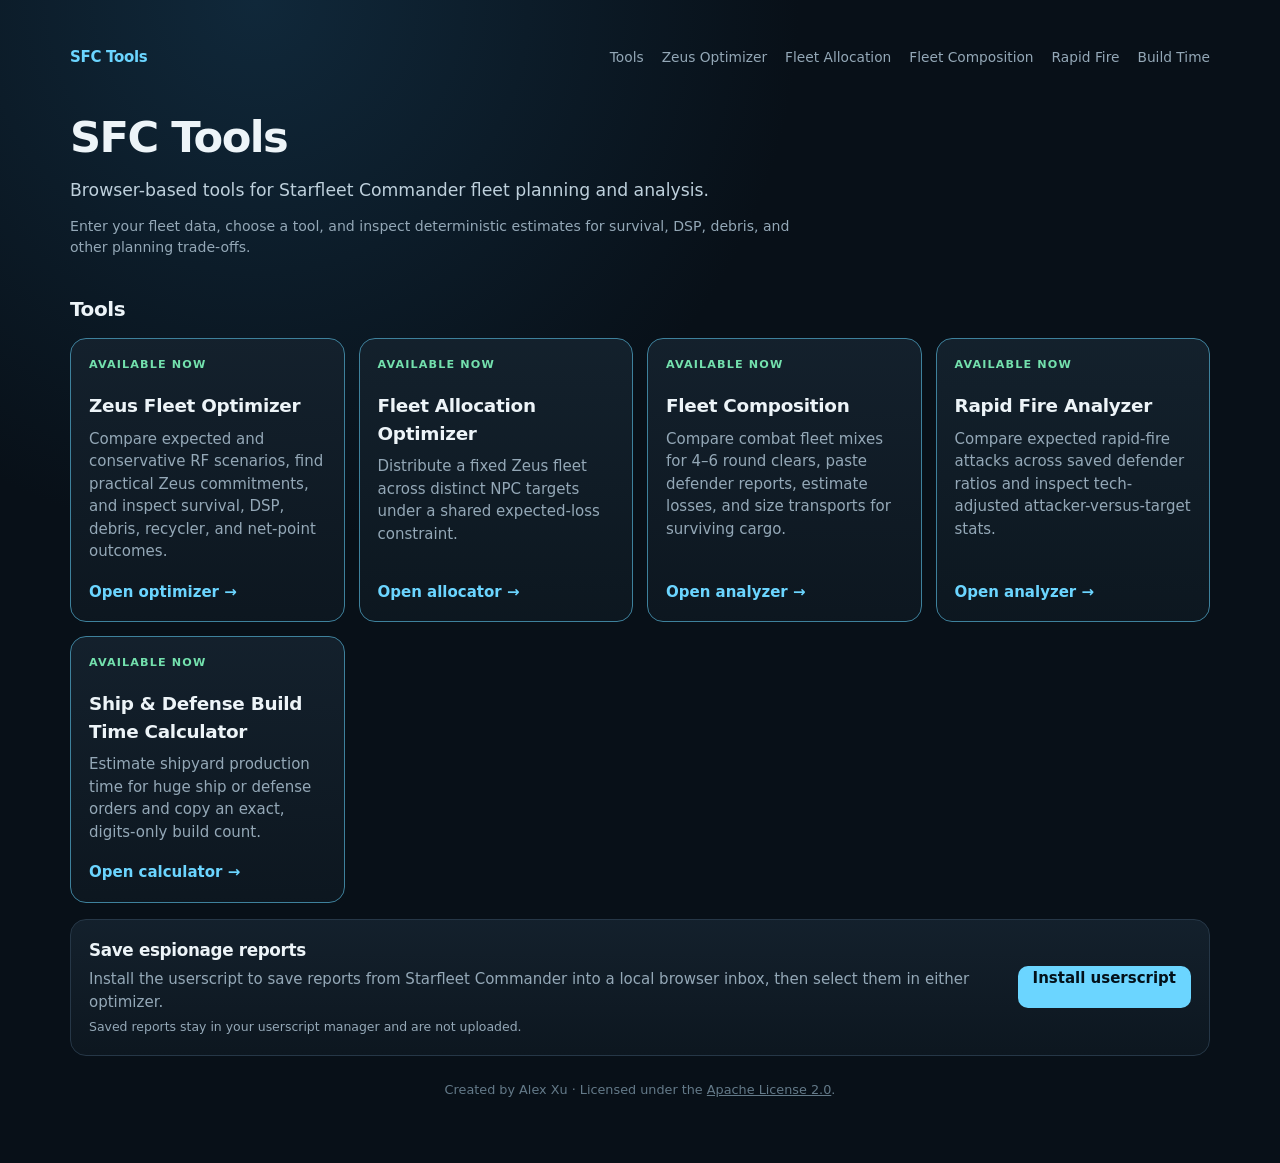
<file: index.html>
<!doctype html>
<html lang="en">
<head>
  <meta charset="utf-8">
  <meta name="viewport" content="width=device-width,initial-scale=1">
  <meta name="description" content="Browser-based Starfleet Commander optimizers and utilities for planning large-fleet attacks.">
  <title>SFC Tools | Starfleet Commander Tools</title>
  <link rel="stylesheet" href="css/app.css?v=sfc2-fleet-cost-chart-2">
</head>
<body class="landing-page">
  <main class="wrap">
    <nav class="site-nav" aria-label="Primary navigation">
      <a class="site-nav-brand" href="./" aria-current="page">SFC Tools</a>
      <div class="site-nav-links">
        <a href="#tools">Tools</a>
        <a href="tools/zeus-optimizer/">Zeus Optimizer</a>
        <a href="tools/fleet-allocation/">Fleet Allocation</a>
        <a href="tools/sfc2-fleet-composition/">Fleet Composition</a>
        <a href="tools/rapid-fire-analyzer/">Rapid Fire</a>
        <a href="tools/shipyard-calculator/">Build Time</a>
      </div>
    </nav>

    <header class="landing-header">
      <h1>SFC Tools</h1>
      <p class="lede">Browser-based tools for Starfleet Commander fleet planning and analysis.</p>
      <p class="intro-guide">Enter your fleet data, choose a tool, and inspect deterministic estimates for survival, DSP, debris, and other planning trade-offs.</p>
    </header>

    <section id="tools" class="landing-section" aria-labelledby="tools-heading">
      <h2 id="tools-heading">Tools</h2>
      <div class="tool-grid">
        <article class="panel tool-card featured">
          <span class="tool-status">Available now</span>
          <h3>Zeus Fleet Optimizer</h3>
          <p>Compare expected and conservative RF scenarios, find practical Zeus commitments, and inspect survival, DSP, debris, recycler, and net-point outcomes.</p>
          <a href="tools/zeus-optimizer/">Open optimizer →</a>
        </article>
        <article class="panel tool-card featured">
          <span class="tool-status">Available now</span>
          <h3>Fleet Allocation Optimizer</h3>
          <p>Distribute a fixed Zeus fleet across distinct NPC targets under a shared expected-loss constraint.</p>
          <a href="tools/fleet-allocation/">Open allocator →</a>
        </article>
        <article class="panel tool-card featured">
          <span class="tool-status">Available now</span>
          <h3>Fleet Composition</h3>
          <p>Compare combat fleet mixes for 4–6 round clears, paste defender reports, estimate losses, and size transports for surviving cargo.</p>
          <a href="tools/sfc2-fleet-composition/">Open analyzer →</a>
        </article>
        <article class="panel tool-card featured">
          <span class="tool-status">Available now</span>
          <h3>Rapid Fire Analyzer</h3>
          <p>Compare expected rapid-fire attacks across saved defender ratios and inspect tech-adjusted attacker-versus-target stats.</p>
          <a href="tools/rapid-fire-analyzer/">Open analyzer →</a>
        </article>
        <article class="panel tool-card featured">
          <span class="tool-status">Available now</span>
          <h3>Ship &amp; Defense Build Time Calculator</h3>
          <p>Estimate shipyard production time for huge ship or defense orders and copy an exact, digits-only build count.</p>
          <a href="tools/shipyard-calculator/">Open calculator →</a>
        </article>
      </div>
      <article class="panel userscript-card">
        <div>
          <h2>Save espionage reports</h2>
          <p>Install the userscript to save reports from Starfleet Commander into a local browser inbox, then select them in either optimizer.</p>
          <p class="hint">Saved reports stay in your userscript manager and are not uploaded.</p>
        </div>
        <a class="primary inline-primary" href="https://raw.githubusercontent.com/axu930/sfc-fleet-optimizer/main/userscripts/sfc-tools.user.js">Install userscript</a>
      </article>
    </section>

    <footer class="site-footer">Created by Alex Xu · Licensed under the <a href="LICENSE">Apache License 2.0</a>.</footer>
  </main>
</body>
</html>
</file>
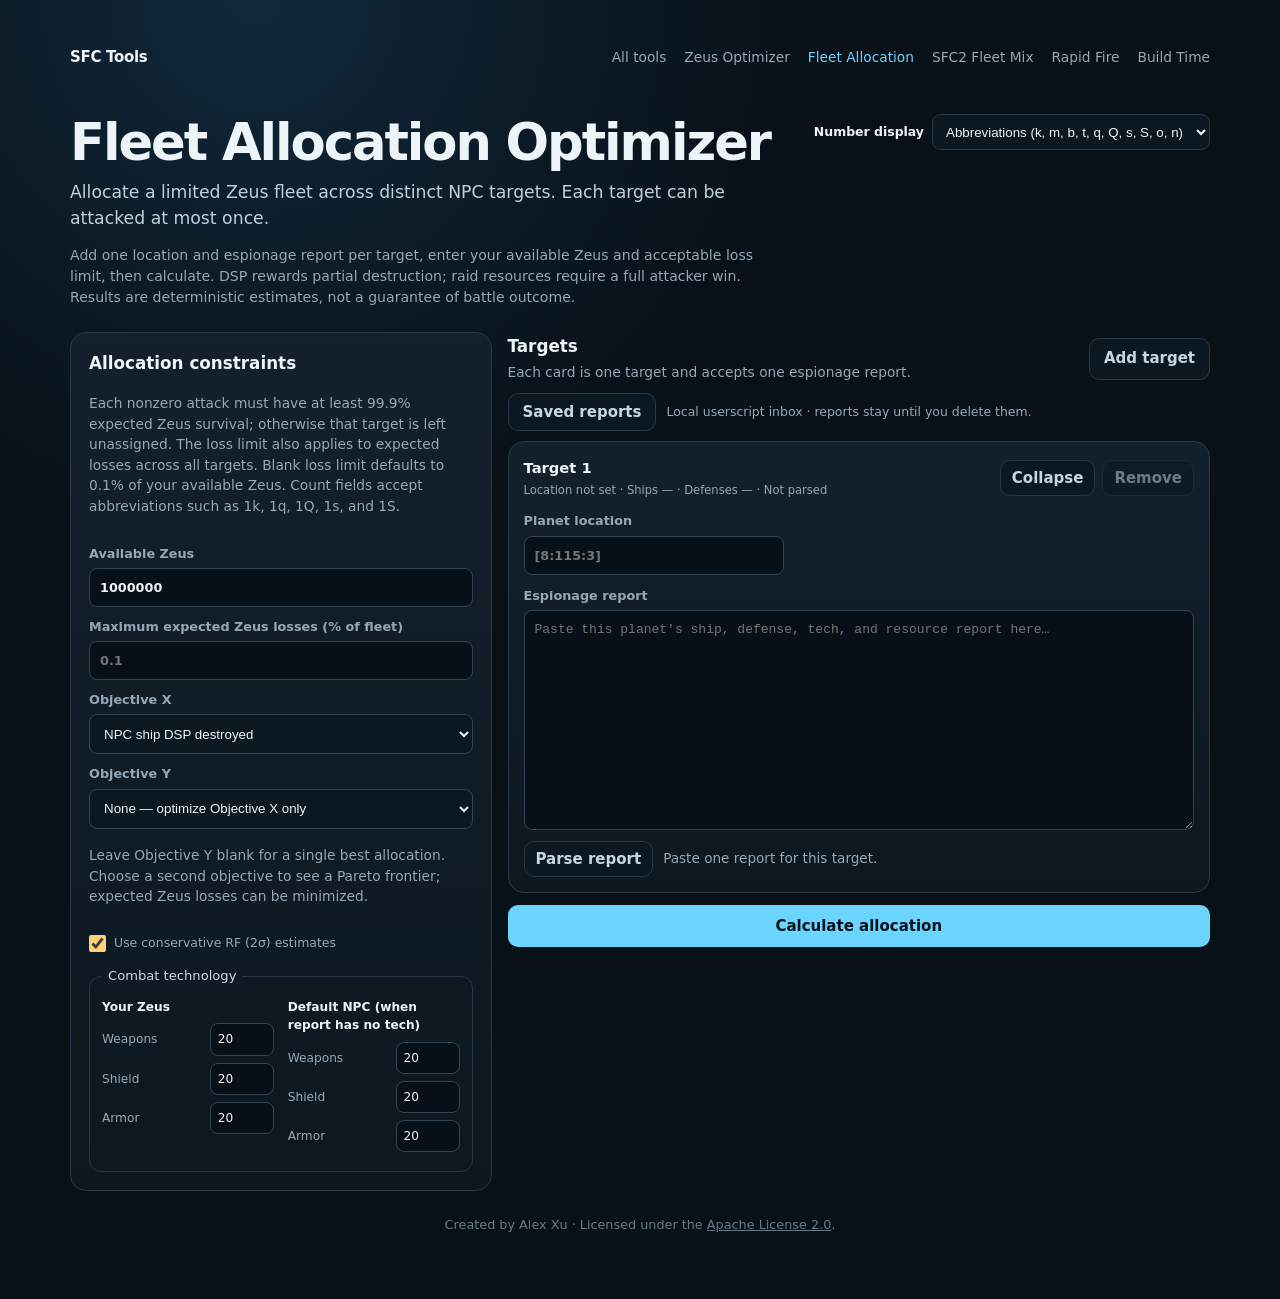
<file: tools/fleet-allocation/index.html>
<!doctype html>
<html lang="en">
<head>
  <meta charset="utf-8">
  <meta name="viewport" content="width=device-width,initial-scale=1">
  <meta name="description" content="Allocate a fixed Zeus fleet across multiple Starfleet Commander NPC targets.">
  <title>Fleet Allocation Optimizer | Starfleet Commander Tools</title>
  <link rel="stylesheet" href="../../css/app.css?v=sfc2-fleet-cost-chart-2">
</head>
<body class="allocation-page">
  <main class="wrap">
    <nav class="site-nav" aria-label="Primary navigation">
      <a class="site-nav-brand" href="../../">SFC Tools</a>
      <div class="site-nav-links">
        <a href="../../">All tools</a>
        <a href="../zeus-optimizer/">Zeus Optimizer</a>
        <a href="./" aria-current="page">Fleet Allocation</a>
        <a href="../sfc2-fleet-composition/">SFC2 Fleet Mix</a>
        <a href="../rapid-fire-analyzer/">Rapid Fire</a>
        <a href="../shipyard-calculator/">Build Time</a>
      </div>
    </nav>

    <header class="allocation-header">
      <div>
        <h1>Fleet Allocation Optimizer</h1>
        <p class="lede">Allocate a limited Zeus fleet across distinct NPC targets. Each target can be attacked at most once.</p>
        <p class="intro-guide">Add one location and espionage report per target, enter your available Zeus and acceptable loss limit, then calculate. DSP rewards partial destruction; raid resources require a full attacker win. Results are deterministic estimates, not a guarantee of battle outcome.</p>
      </div>
      <div class="allocation-header-tools">
        <label class="allocation-number-format" for="displayFormat"><span>Number display</span>
          <select id="displayFormat">
            <option value="abbrev" selected>Abbreviations (k, m, b, t, q, Q, s, S, o, n)</option>
            <option value="raw">Raw numbers</option>
            <option value="commas">With commas</option>
            <option value="scientific">Scientific notation</option>
            <option value="words">Words (million, quadrillion, etc.)</option>
          </select>
        </label>
      </div>
    </header>

    <section class="allocation-layout" aria-label="Allocation inputs">
      <article class="panel allocation-controls">
        <h2>Allocation constraints</h2>
        <p class="hint">Each nonzero attack must have at least 99.9% expected Zeus survival; otherwise that target is left unassigned. The loss limit also applies to expected losses across all targets. Blank loss limit defaults to 0.1% of your available Zeus. Count fields accept abbreviations such as 1k, 1q, 1Q, 1s, and 1S.</p>
        <div class="allocation-control-grid">
          <label>Available Zeus
            <input id="availableZeus" inputmode="decimal" value="1000000" autocomplete="off">
          </label>
          <label>Maximum expected Zeus losses (% of fleet)
            <input id="lossLimitPercent" type="number" min="0" max="100" step="0.01" placeholder="0.1">
          </label>
          <label>Objective X
            <select id="objectiveX">
              <option value="dsp" selected>NPC ship DSP destroyed</option>
              <option value="hydrogen">Hydrogen raided</option>
              <option value="resourcesDebris">Resources raided + gross debris</option>
            </select>
          </label>
          <label>Objective Y
            <select id="objectiveY">
              <option value="" selected>None — optimize Objective X only</option>
              <option value="dsp">NPC ship DSP destroyed</option>
              <option value="hydrogen">Hydrogen raided</option>
              <option value="resourcesDebris">Resources raided + gross debris</option>
              <option value="zeusLosses">Expected Zeus lost (minimize)</option>
            </select>
          </label>
        </div>
        <p class="hint">Leave Objective Y blank for a single best allocation. Choose a second objective to see a Pareto frontier; expected Zeus losses can be minimized.</p>
        <label class="recommendation-toggle allocation-conservative-toggle">
          <input id="conservativeEstimates" type="checkbox" checked>
          <span>Use conservative RF (2σ) estimates</span>
        </label>

        <fieldset class="allocation-tech">
          <legend>Combat technology</legend>
          <div class="allocation-tech-grid">
            <div>
              <h3>Your Zeus</h3>
              <label>Weapons <input id="attackerWeapons" type="number" min="0" value="20"></label>
              <label>Shield <input id="attackerShield" type="number" min="0" value="20"></label>
              <label>Armor <input id="attackerArmor" type="number" min="0" value="20"></label>
            </div>
            <div>
              <h3>Default NPC (when report has no tech)</h3>
              <label>Weapons <input id="defenderWeapons" type="number" min="0" value="20"></label>
              <label>Shield <input id="defenderShield" type="number" min="0" value="20"></label>
              <label>Armor <input id="defenderArmor" type="number" min="0" value="20"></label>
            </div>
          </div>
        </fieldset>
      </article>

      <section class="allocation-target-section" aria-labelledby="targetsHeading">
        <div class="allocation-section-head">
          <div><h2 id="targetsHeading">Targets</h2><p class="hint">Each card is one target and accepts one espionage report.</p></div>
          <button id="addTargetBtn" class="ghost" type="button">Add target</button>
        </div>
        <div class="report-inbox-mount" data-report-inbox data-mode="multiple"></div>
        <div id="targetList" class="allocation-target-list"></div>
        <button id="solveBtn" class="primary" type="button">Calculate allocation</button>
        <div id="inputStatus" class="status" role="status" aria-live="polite"></div>
      </section>
    </section>

    <section id="results" class="results hidden" aria-live="polite">
      <div class="results-head">
        <div><p class="eyebrow" id="resultScenario">Conservative RF (2σ) · Pareto frontier</p><h2 id="resultHeading">Allocation results</h2></div>
      </div>
      <div id="allocationMetrics" class="metrics"></div>
      <div id="allocationWarning" class="allocation-warning hidden" role="status"></div>
      <article class="panel point-panel allocation-frontier-point-panel">
        <div id="frontierPointDetails"></div>
      </article>
      <article class="panel allocation-frontier-panel">
        <div class="panel-head">
          <div><h2>Two-objective Pareto frontier</h2><p class="hint">Each point is non-dominated for the selected objectives. Both axes use linear scales. A minimizing objective is oriented so better values appear higher. Hover, focus, or click a point to inspect its exact Zeus attack mix above.</p></div>
        </div>
        <div id="allocationFrontierChart" class="chart" role="group" aria-label="Interactive allocation Pareto frontier"></div>
      </article>
      <article class="panel allocation-results-panel">
        <div class="panel-head">
          <div><h2>Selected frontier point · detailed plan</h2><p class="hint">Gross debris includes debris from destroyed Zeus. Carmanor counts are per successful plunder wave and are cargo guidance, not part of the optimization.</p></div>
        </div>
        <div id="allocationTable" class="table-wrap"></div>
      </article>
      <article class="panel notes allocation-model-notes">
        <h2>How to read these estimates</h2>
        <p>When Objective Y is selected, each Pareto point is non-dominated for the two selected objectives. Leave it blank to calculate one optimal allocation for Objective X only. Results are subject to the available-Zeus limit, total expected-loss limit, and 99.9% minimum survival for every nonzero attack. Expected Zeus lost can be selected as a minimizing secondary objective. DSP and debris use the existing deterministic, six-round combat model. Because it retains fractional expected survivors instead of discrete ship counts, full-win probability is approximated as exp(−expected remaining non-Hephaestus defenders) × the estimated chance that at least one Zeus survives. For raid objectives, expected plunder is this estimated win probability times the conditional raid amount; DSP and gross debris remain expected combat outputs. This is not an exact in-game battle-winner calculation.</p>
        <p>As elsewhere in this browser-only model, arithmetic uses JavaScript numbers, so individual counts above 2<sup>53</sup> are approximate. The parsed preview preserves the pasted count text to make it easier to verify what the report said.</p>
        <p>On a successful attack against a report with no defenses, the tool applies the supplied rule of 7/8 of reported resources across the first wave and two effective follow-up waves (1/2, 1/4, and 1/8). Otherwise, it counts at most one 1/2-resource raid. Carmanor totals are calculated per wave at 125,000 cargo each, without making cargo capacity a solver constraint.</p>
      </article>
    </section>

    <footer class="site-footer">Created by Alex Xu · Licensed under the <a href="../../LICENSE">Apache License 2.0</a>.</footer>
  </main>
  <script src="../../js/units.js?v=count-suffixes-2"></script>
  <script src="../../js/battle-report-parser.js?v=parser-abm-collision-2"></script>
  <script src="../../js/combat.js?v=lba-normal-tail-1"></script>
  <script src="../../js/plunder.js?v=allocation-plunder-1"></script>
  <script src="../../js/fleet-allocation.js?v=location-suffixes-1"></script>
  <script src="../../js/svg-charts.js?v=reusable-chart-primitives-3"></script>
  <script src="../../js/report-inbox.js?v=report-inbox-1"></script>
  <script src="../../js/allocation-app.js?v=report-inbox-1"></script>
</body>
</html>
</file>
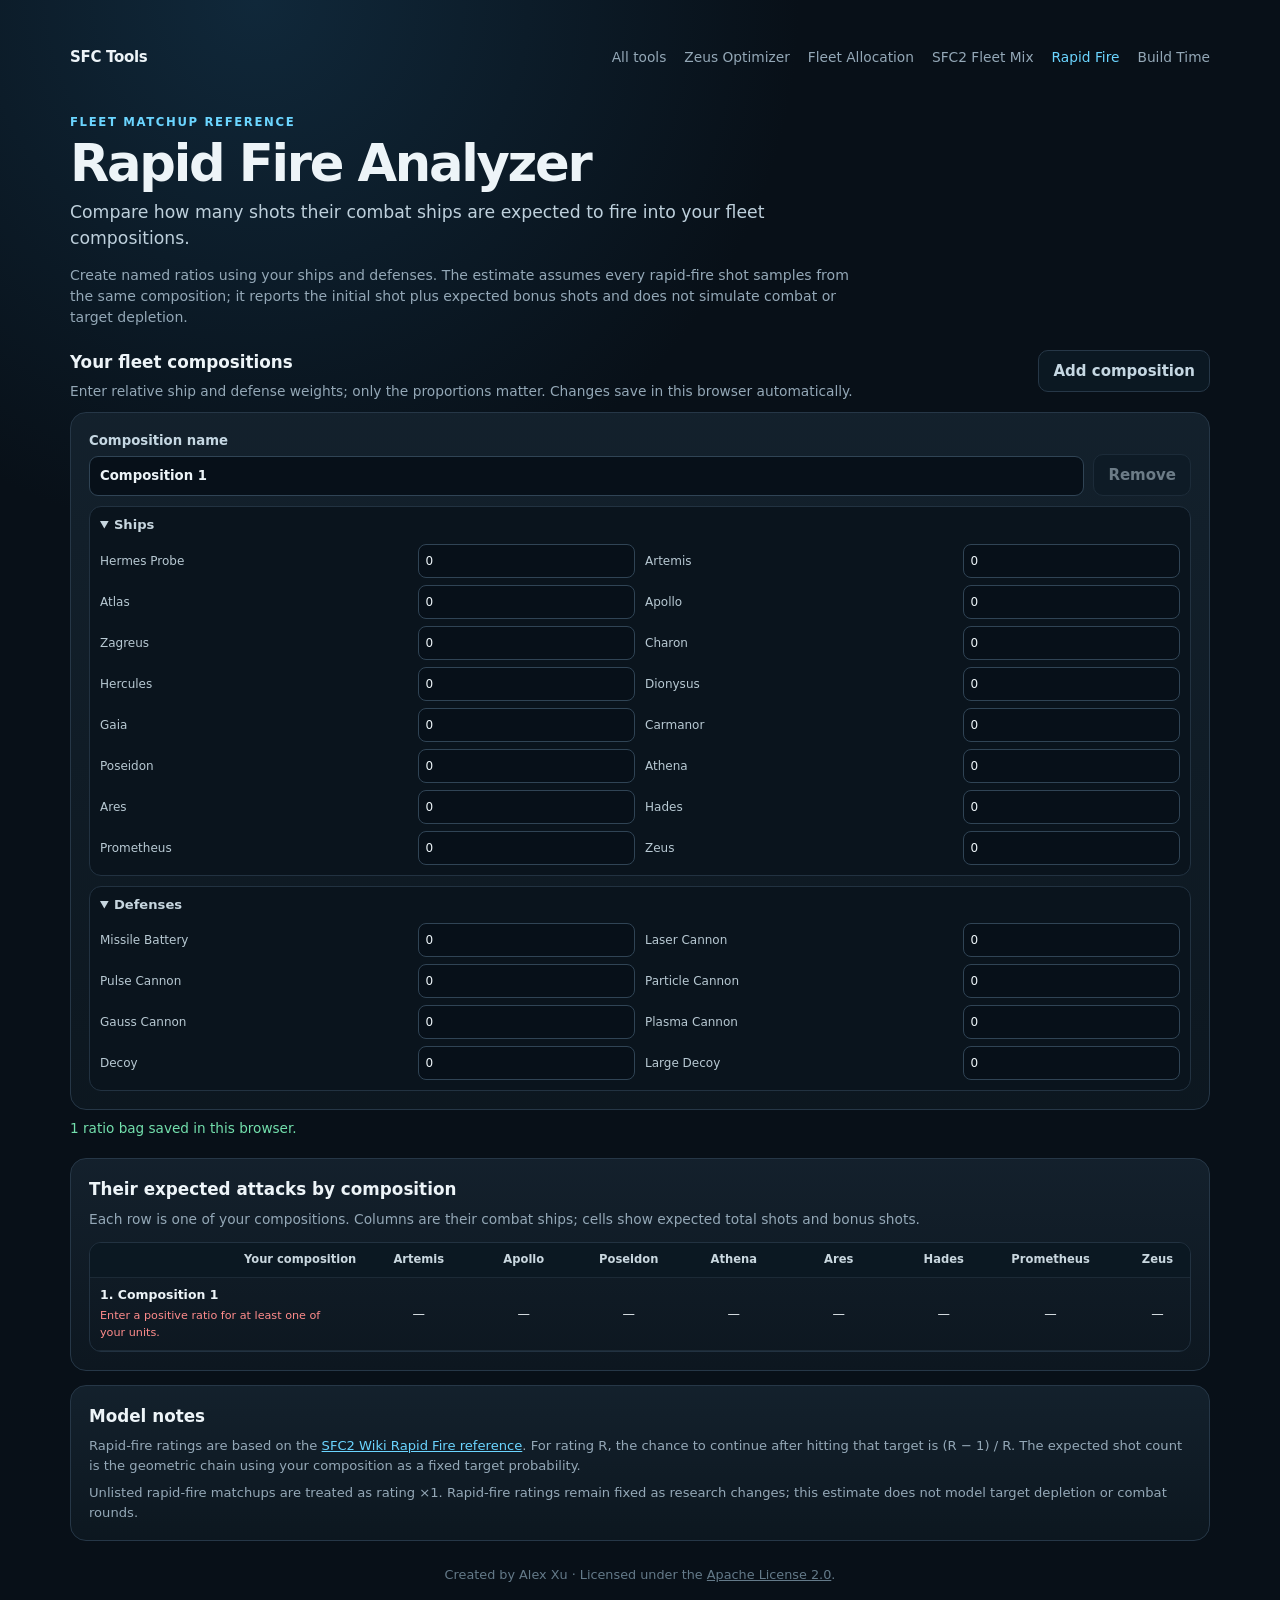
<file: tools/rapid-fire-analyzer/index.html>
<!doctype html>
<html lang="en">
<head>
  <meta charset="utf-8">
  <meta name="viewport" content="width=device-width,initial-scale=1">
  <meta name="description" content="Compare expected rapid-fire attacks from Starfleet Commander combat ships against your saved fleet compositions.">
  <title>Rapid Fire Analyzer | Starfleet Commander Tools</title>
  <link rel="stylesheet" href="../../css/app.css?v=sfc2-fleet-cost-chart-2">
</head>
<body class="rapid-fire-page">
  <main class="wrap">
    <nav class="site-nav" aria-label="Primary navigation">
      <a class="site-nav-brand" href="../../">SFC Tools</a>
      <div class="site-nav-links">
        <a href="../../">All tools</a>
        <a href="../zeus-optimizer/">Zeus Optimizer</a>
        <a href="../fleet-allocation/">Fleet Allocation</a>
        <a href="../sfc2-fleet-composition/">SFC2 Fleet Mix</a>
        <a href="./" aria-current="page">Rapid Fire</a>
        <a href="../shipyard-calculator/">Build Time</a>
      </div>
    </nav>

    <header class="rf-header">
      <div>
        <p class="eyebrow">Fleet matchup reference</p>
        <h1>Rapid Fire Analyzer</h1>
        <p class="lede">Compare how many shots their combat ships are expected to fire into your fleet compositions.</p>
        <p class="intro-guide">Create named ratios using your ships and defenses. The estimate assumes every rapid-fire shot samples from the same composition; it reports the initial shot plus expected bonus shots and does not simulate combat or target depletion.</p>
      </div>
    </header>

    <section class="rf-scenario-section" aria-labelledby="scenarioHeading">
      <div class="rf-section-head">
        <div>
          <h2 id="scenarioHeading">Your fleet compositions</h2>
          <p class="hint">Enter relative ship and defense weights; only the proportions matter. Changes save in this browser automatically.</p>
        </div>
        <button id="addScenario" class="ghost" type="button">Add composition</button>
      </div>
      <div id="scenarioList" class="rf-scenario-grid"></div>
      <div id="scenarioStatus" class="status" role="status" aria-live="polite"></div>
    </section>

    <section class="results rf-results">
      <article class="panel">
        <div class="panel-head">
          <div>
            <h2>Their expected attacks by composition</h2>
            <p class="hint">Each row is one of your compositions. Columns are their combat ships; cells show expected total shots and bonus shots.</p>
          </div>
        </div>
        <div id="scenarioResults" class="table-wrap rf-table-wrap"></div>
      </article>
    </section>

    <article class="panel rf-notes">
      <h2>Model notes</h2>
      <p>Rapid-fire ratings are based on the <a href="https://playsfc2.com/wiki/rapid-fire">SFC2 Wiki Rapid Fire reference</a>. For rating R, the chance to continue after hitting that target is (R − 1) / R. The expected shot count is the geometric chain using your composition as a fixed target probability.</p>
      <p>Unlisted rapid-fire matchups are treated as rating ×1. Rapid-fire ratings remain fixed as research changes; this estimate does not model target depletion or combat rounds.</p>
    </article>

    <footer class="site-footer">Created by Alex Xu · Licensed under the <a href="../../LICENSE">Apache License 2.0</a>.</footer>
  </main>
  <script src="../../js/units.js?v=count-suffixes-2"></script>
  <script src="../../js/rapid-fire-analyzer.js?v=rf-composition-2"></script>
  <script src="app.js?v=rf-composition-3"></script>
</body>
</html>
</file>
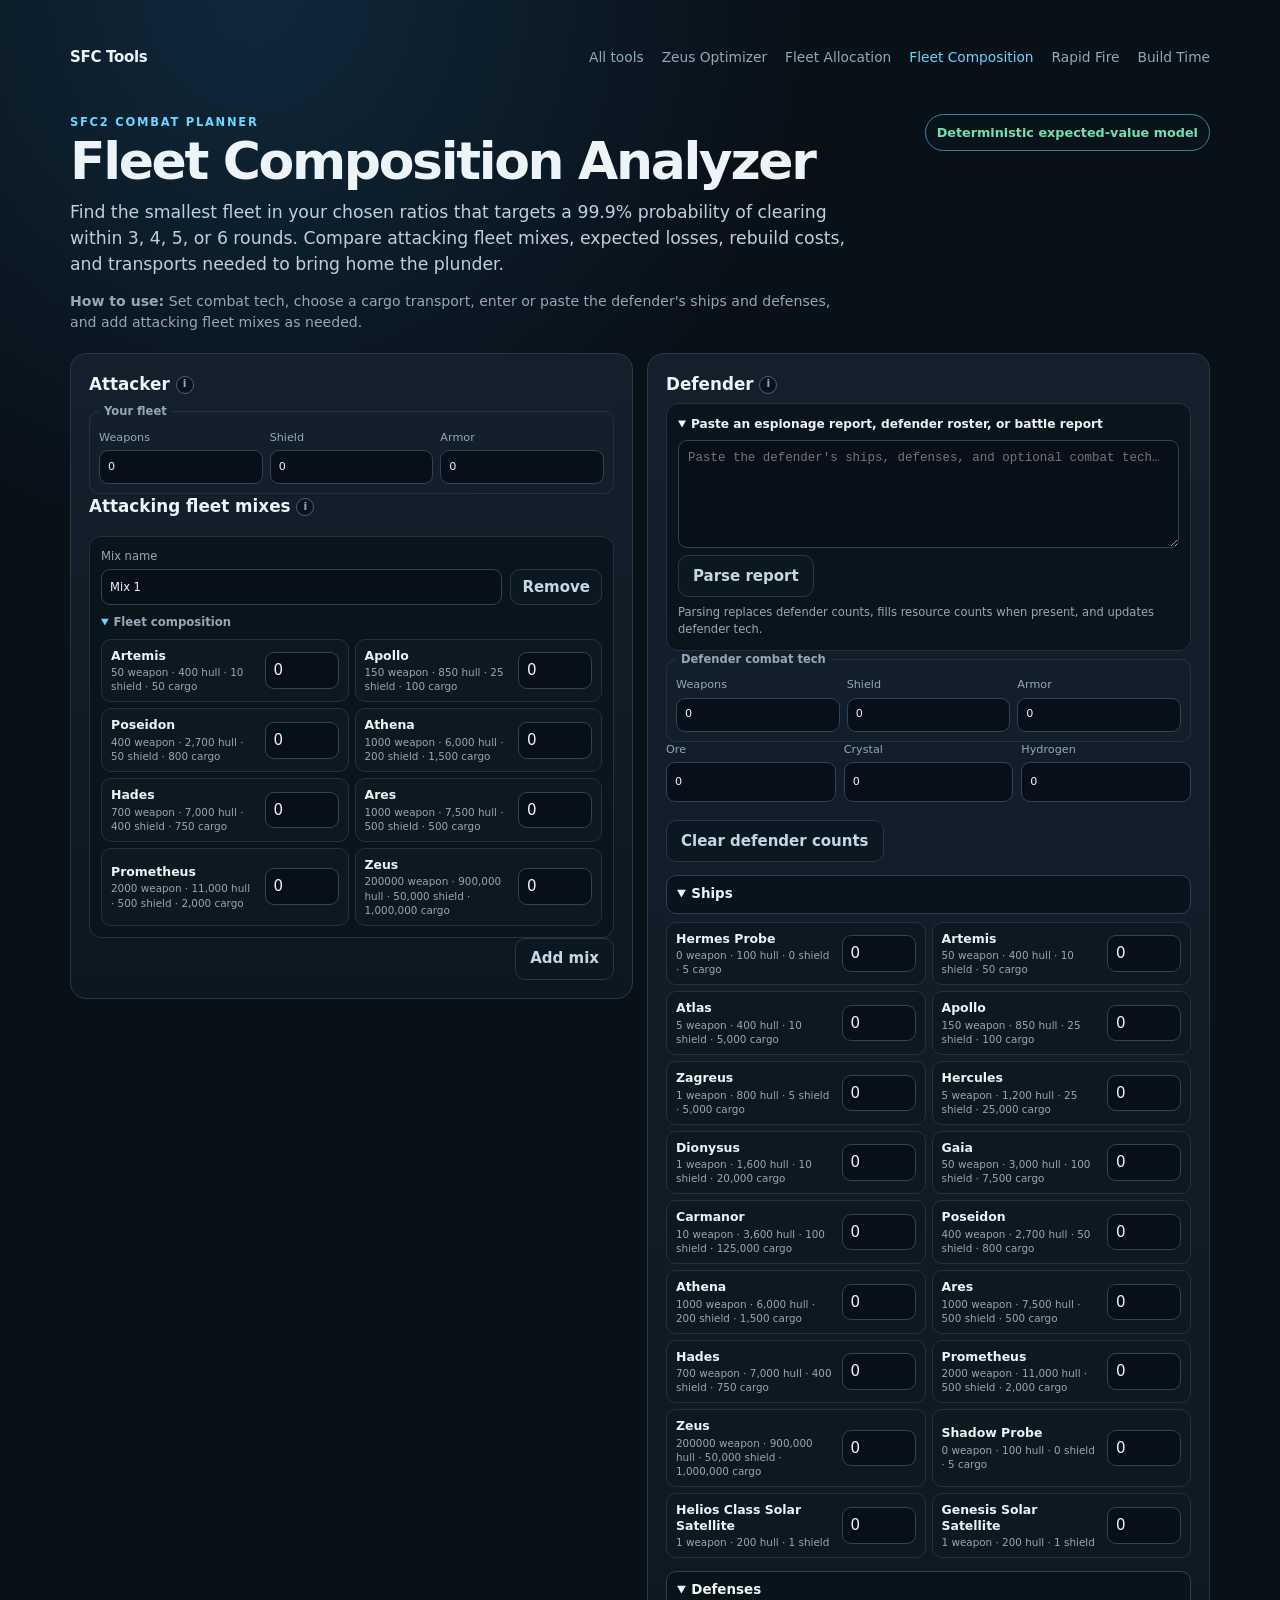
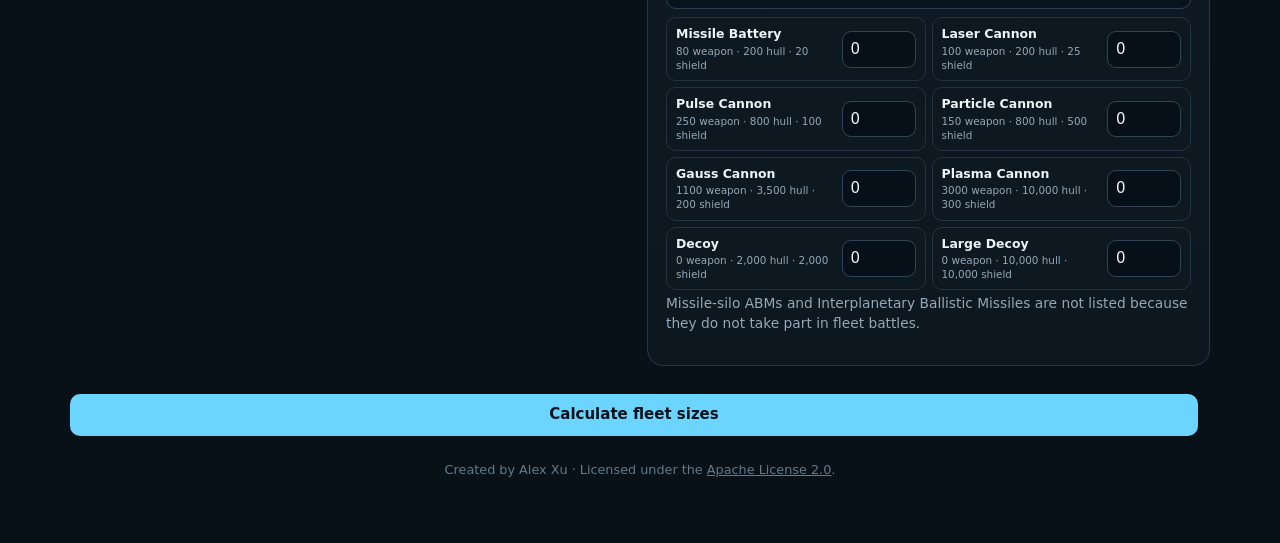
<file: tools/sfc2-fleet-composition/index.html>
<!doctype html>
<html lang="en">
<head>
  <meta charset="utf-8">
  <meta name="viewport" content="width=device-width,initial-scale=1">
  <meta name="description" content="Compare SFC2 combat fleet mixes for three, four, five, and six round victories, expected losses, rebuild costs, and surviving cargo capacity.">
  <title>Fleet Composition | Starfleet Commander Tools</title>
  <link rel="stylesheet" href="../../css/app.css?v=sfc2-fleet-cost-chart-2">
</head>
<body class="sfc2-page">
  <main class="wrap">
    <nav class="site-nav" aria-label="Primary navigation">
      <a class="site-nav-brand" href="../../">SFC Tools</a>
      <div class="site-nav-links">
        <a href="../../">All tools</a>
        <a href="../zeus-optimizer/">Zeus Optimizer</a>
        <a href="../fleet-allocation/">Fleet Allocation</a>
        <a href="./" aria-current="page">Fleet Composition</a>
        <a href="../rapid-fire-analyzer/">Rapid Fire</a>
        <a href="../shipyard-calculator/">Build Time</a>
      </div>
    </nav>

    <header class="sfc2-header">
      <div>
        <p class="eyebrow">SFC2 combat planner</p>
        <h1>Fleet Composition Analyzer</h1>
        <p class="lede">Find the smallest fleet in your chosen ratios that targets a 99.9% probability of clearing within 3, 4, 5, or 6 rounds. Compare attacking fleet mixes, expected losses, rebuild costs, and transports needed to bring home the plunder.</p>
        <p class="intro-guide"><strong>How to use:</strong> Set combat tech, choose a cargo transport, enter or paste the defender's ships and defenses, and add attacking fleet mixes as needed.</p>
      </div>
      <div class="sfc2-badge">Deterministic expected-value model</div>
    </header>

    <section class="sfc2-input-grid" aria-label="Fleet and target inputs">
      <article class="panel sfc2-panel">
        <h2>Attacker <span class="sfc2-help">
          <button class="sfc2-help-trigger" type="button" aria-label="Attacker tech details" aria-describedby="attacker-tech-help">i</button>
          <span id="attacker-tech-help" class="sfc2-help-popover" role="tooltip">Tech adds 10% of each base rating per level. These values apply to every fleet mix.</span>
        </span></h2>
        <div class="sfc2-tech-grid">
          <fieldset>
            <legend>Your fleet</legend>
            <label>Weapons <input id="attackerWeapons" type="number" min="0" step="1" value="0"></label>
            <label>Shield <input id="attackerShield" type="number" min="0" step="1" value="0"></label>
            <label>Armor <input id="attackerArmor" type="number" min="0" step="1" value="0"></label>
          </fieldset>
        </div>
        <div class="panel-head">
          <div>
            <h2>Attacking fleet mixes <span class="sfc2-help">
              <button class="sfc2-help-trigger" type="button" aria-label="Fleet mix details" aria-describedby="fleet-mix-help">i</button>
              <span id="fleet-mix-help" class="sfc2-help-popover" role="tooltip">Enter relative whole-number weights. Zero leaves a ship out. The analyzer reduces common factors, then scales each mix.</span>
            </span></h2>
          </div>
        </div>
        <div id="fleetMixList" class="sfc2-mix-list"></div>
        <div class="sfc2-panel-actions"><button id="addMixBtn" class="ghost" type="button">Add mix</button></div>
      </article>

      <article class="panel sfc2-panel">
        <h2>Defender <span class="sfc2-help">
          <button class="sfc2-help-trigger" type="button" aria-label="Defender roster details" aria-describedby="defender-roster-help">i</button>
          <span id="defender-roster-help" class="sfc2-help-popover" role="tooltip">Ships and defenses are targets in the same pool. Hephaestus is outside this model.</span>
        </span></h2>
        <details id="defenderPasteBox" class="sfc2-paste-box" open>
          <summary>Paste an espionage report, defender roster, or battle report</summary>
          <textarea id="defenderPaste" rows="5" spellcheck="false" aria-label="Paste an espionage report, defender roster, or battle report" placeholder="Paste the defender's ships, defenses, and optional combat tech…"></textarea>
          <div class="sfc2-paste-actions">
            <button id="parseDefenderBtn" class="ghost" type="button">Parse report</button>
          </div>
          <p class="hint">Parsing replaces defender counts, fills resource counts when present, and updates defender tech.</p>
        </details>
        <p id="defenderPasteStatus" class="status sfc2-paste-status" aria-live="polite"></p>
        <div class="sfc2-tech-grid">
          <fieldset>
            <legend>Defender combat tech</legend>
            <label>Weapons <input id="defenderWeapons" type="number" min="0" step="1" value="0"></label>
            <label>Shield <input id="defenderShield" type="number" min="0" step="1" value="0"></label>
            <label>Armor <input id="defenderArmor" type="number" min="0" step="1" value="0"></label>
          </fieldset>
        </div>
        <div class="sfc2-resource-grid">
          <label>Ore <input id="resourceOre" type="text" inputmode="decimal" value="0"></label>
          <label>Crystal <input id="resourceCrystal" type="text" inputmode="decimal" value="0"></label>
          <label>Hydrogen <input id="resourceHydrogen" type="text" inputmode="decimal" value="0"></label>
        </div>
        <div class="panel-head sfc2-roster-head">
          <button id="clearBtn" class="ghost" type="button">Clear defender counts</button>
        </div>
        <details class="sfc2-input-group" open>
          <summary>Ships</summary>
          <div id="defenderShipInputs" class="sfc2-unit-grid compact"></div>
        </details>
        <details class="sfc2-input-group" open>
          <summary>Defenses</summary>
          <div id="defenderDefenseInputs" class="sfc2-unit-grid compact"></div>
        </details>
        <p class="hint">Missile-silo ABMs and Interplanetary Ballistic Missiles are not listed because they do not take part in fleet battles.</p>
      </article>
    </section>

    <div class="sfc2-actions">
      <button id="calculateBtn" class="primary" type="button">Calculate fleet sizes</button>
      <span id="inputStatus" class="status" aria-live="polite"></span>
    </div>

    <section id="results" class="sfc2-results hidden" aria-live="polite">
      <div class="results-head">
        <div><p class="eyebrow">Recommendations</p><h2>Fleet mix results</h2></div>
        <p id="resultSummary" class="hint"></p>
      </div>
      <div class="sfc2-output-filters" aria-label="Recommendation filters">
        <label for="roundFilter">Look at victories within
          <select id="roundFilter">
            <option value="3">3 rounds</option>
            <option value="4">4 rounds</option>
            <option value="5" selected>5 rounds</option>
            <option value="6">6 rounds</option>
          </select>
        </label>
        <label for="transportType">Cargo transport
          <select id="transportType">
            <option value="Atlas">Atlas (5,000 cargo)</option>
            <option value="Hercules">Hercules (25,000 cargo)</option>
            <option value="Carmanor" selected>Carmanor (125,000 cargo)</option>
          </select>
        </label>
      </div>
      <p id="resultFilterStatus" class="sfc2-filter-status status" aria-live="polite"></p>
      <div id="recommendations" class="sfc2-table-wrap"></div>
      <section class="sfc2-wave-two" aria-labelledby="waveTwoHeading">
        <div class="sfc2-wave-two-head">
          <div><p class="eyebrow">Follow-up attack</p><h2 id="waveTwoHeading">Wave 2</h2></div>
          <p class="hint">Keeps the Wave 1 fleet mix and recalculates ship and transport counts. Defender ships are cleared; each defense is reduced to 70% (rounded up).</p>
        </div>
        <div id="waveTwoRecommendations" class="sfc2-table-wrap"></div>
      </section>
      <section class="panel sfc2-cost-tradeoff" aria-labelledby="costTradeoffHeading">
        <div class="sfc2-cost-tradeoff-head">
          <div><p class="eyebrow">Wave 1</p><h2 id="costTradeoffHeading">Fleet cost tradeoff</h2></div>
          <p class="hint">Compare initial fleet investment with expected replacement cost. Hover, focus, or select a point to inspect its fleet counts.</p>
        </div>
        <fieldset class="sfc2-cost-weights">
          <legend>Ore-equivalent value</legend>
          <label>Ore <input id="costWeightOre" type="number" min="0" step="0.1" value="1"></label>
          <label>Crystal <input id="costWeightCrystal" type="number" min="0" step="0.1" value="1.5"></label>
          <label>Hydrogen <input id="costWeightHydrogen" type="number" min="0" step="0.1" value="3"></label>
        </fieldset>
        <p id="costTradeoffStatus" class="hint sfc2-cost-tradeoff-status" aria-live="polite"></p>
        <div id="costTradeoffChart" class="chart sfc2-cost-tradeoff-chart"></div>
        <div id="costTradeoffDetails" class="sfc2-cost-tradeoff-details" aria-live="polite">
          <p class="hint">Hover or focus a chart point to see exact fleet counts and expected costs.</p>
        </div>
      </section>
      <article class="panel sfc2-model-notes">
        <h2>Model notes</h2>
        <p>Each shot selects a random target from the full opposing roster. The model estimates rapid-fire chains from the current target mix, resolves simultaneous round fire, resets shields, carries hull damage forward, and estimates hull explosions. Fleet sizing targets 99.9% clear confidence; actual battles can vary.</p>
        <p>Cargo estimates use 50% of each visible resource amount, credit cargo space from surviving attacking ships, then add only the selected transport type when needed. Added transports are simulated with expected battle losses. Build and rebuild costs are shown by resource; travel fuel is not included.</p>
        <p>The 1% shield ineffectiveness rule is enforced. If an attacking mix cannot damage a defender class at the entered Weapons Tech, adding more ships in that same mix cannot clear the full roster.</p>
      </article>
    </section>

    <footer class="site-footer">Created by Alex Xu · Licensed under the <a href="../../LICENSE">Apache License 2.0</a>.</footer>
  </main>
  <script src="../../js/units.js?v=count-suffixes-2"></script>
  <script src="../../js/battle-report-parser.js?v=parser-abm-collision-2"></script>
  <script src="../../js/sfc2-combat.js?v=sfc2-fleet-composition-2"></script>
  <script src="../../js/sfc2-optimizer.js?v=sfc2-fleet-composition-15"></script>
  <script src="../../js/svg-charts.js?v=reusable-chart-primitives-3"></script>
  <script src="./app.js?v=sfc2-fleet-composition-26"></script>
</body>
</html>
</file>
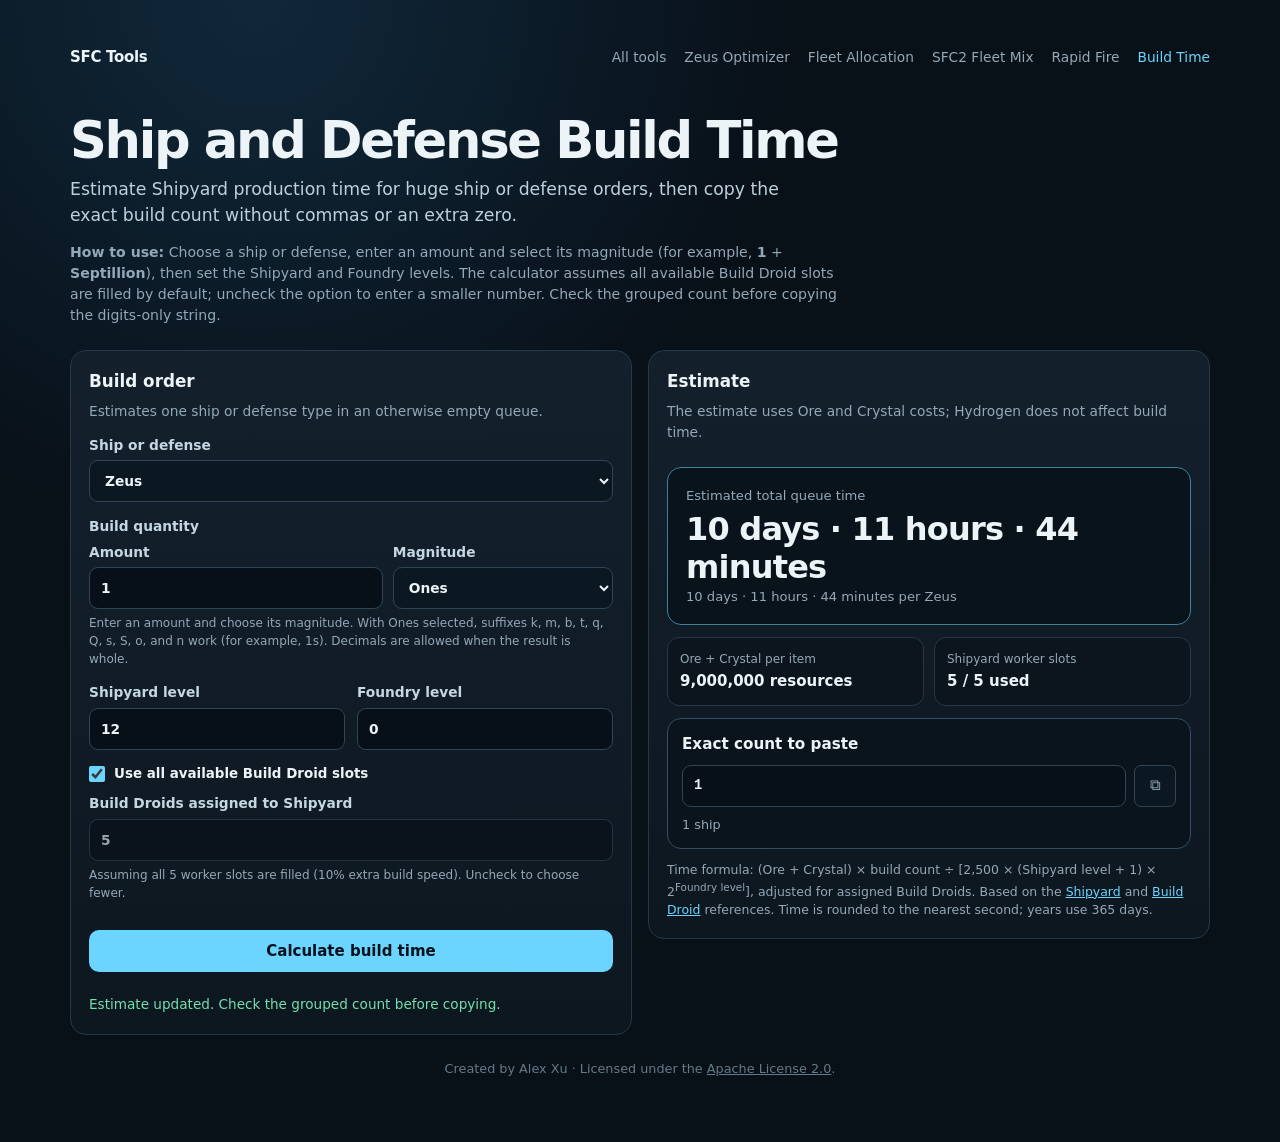
<file: tools/shipyard-calculator/index.html>
<!doctype html>
<html lang="en">
<head>
  <meta charset="utf-8">
  <meta name="viewport" content="width=device-width,initial-scale=1">
  <meta name="description" content="Estimate Starfleet Commander ship and defense build times and copy exact large build counts.">
  <title>Ship and Defense Build Time Calculator | Starfleet Commander Tools</title>
  <link rel="stylesheet" href="../../css/app.css?v=sfc2-fleet-cost-chart-2">
</head>
<body class="shipyard-calculator-page">
  <main class="wrap">
    <nav class="site-nav" aria-label="Primary navigation">
      <a class="site-nav-brand" href="../../">SFC Tools</a>
      <div class="site-nav-links">
        <a href="../../">All tools</a>
        <a href="../zeus-optimizer/">Zeus Optimizer</a>
        <a href="../fleet-allocation/">Fleet Allocation</a>
        <a href="../sfc2-fleet-composition/">SFC2 Fleet Mix</a>
        <a href="../rapid-fire-analyzer/">Rapid Fire</a>
        <a href="./" aria-current="page">Build Time</a>
      </div>
    </nav>

    <header>
      <h1>Ship and Defense Build Time</h1>
      <p class="lede">Estimate Shipyard production time for huge ship or defense orders, then copy the exact build count without commas or an extra zero.</p>
      <p class="intro-guide"><strong>How to use:</strong> Choose a ship or defense, enter an amount and select its magnitude (for example, <strong>1</strong> + <strong>Septillion</strong>), then set the Shipyard and Foundry levels. The calculator assumes all available Build Droid slots are filled by default; uncheck the option to enter a smaller number. Check the grouped count before copying the digits-only string.</p>
    </header>

    <section class="build-layout" aria-label="Ship and defense build time calculator">
      <article class="panel">
        <h2>Build order</h2>
        <p class="hint">Estimates one ship or defense type in an otherwise empty queue.</p>
        <form id="buildForm" class="build-form" novalidate>
          <label class="build-field" for="buildItem">Ship or defense
            <select id="buildItem" name="buildItem"></select>
          </label>
          <div class="build-count-control">
            <span class="build-count-title">Build quantity</span>
            <div class="build-count-grid">
              <label class="build-field" for="itemCount">Amount
                <input id="itemCount" name="itemCount" type="text" inputmode="decimal" autocomplete="off" value="1" aria-describedby="countHint">
              </label>
              <label class="build-field" for="countMagnitude">Magnitude
                <select id="countMagnitude" name="countMagnitude" aria-label="Build count magnitude">
                  <option value="ones">Ones</option>
                  <option value="thousand">Thousand</option>
                  <option value="million">Million</option>
                  <option value="billion">Billion</option>
                  <option value="trillion">Trillion</option>
                  <option value="quadrillion">Quadrillion</option>
                  <option value="quintillion">Quintillion</option>
                  <option value="sextillion">Sextillion</option>
                  <option value="septillion">Septillion</option>
                </select>
              </label>
            </div>
            <span id="countHint" class="field-hint">Enter an amount and choose its magnitude. With Ones selected, suffixes k, m, b, t, q, Q, s, S, o, and n work (for example, 1s). Decimals are allowed when the result is whole.</span>
          </div>
          <div class="build-field-grid">
            <label class="build-field" for="shipyardLevel">Shipyard level
              <input id="shipyardLevel" name="shipyardLevel" type="number" min="0" max="1000" step="1" value="12">
            </label>
            <label class="build-field" for="foundryLevel">Foundry level
              <input id="foundryLevel" name="foundryLevel" type="number" min="0" max="1000" step="1" value="0">
            </label>
          </div>
          <div class="build-droid-controls">
            <label class="build-toggle" for="assumeAllDroids">
              <input id="assumeAllDroids" name="assumeAllDroids" type="checkbox" checked>
              <span>Use all available Build Droid slots</span>
            </label>
            <label class="build-field" for="assignedDroids">Build Droids assigned to Shipyard
              <input id="assignedDroids" name="assignedDroids" type="number" min="0" step="1" value="1" disabled>
              <span id="droidSlotsHint" class="field-hint"></span>
            </label>
          </div>
          <button class="primary" type="submit">Calculate build time</button>
          <div id="buildStatus" class="status" role="status" aria-live="polite"></div>
        </form>
      </article>

      <article class="panel build-summary" aria-labelledby="resultHeading">
        <div>
          <h2 id="resultHeading">Estimate</h2>
          <p class="hint">The estimate uses Ore and Crystal costs; Hydrogen does not affect build time.</p>
        </div>
        <div class="build-time-card">
          <span class="build-time-label">Estimated total queue time</span>
          <strong id="totalBuildTime" class="build-time-value">—</strong>
          <span id="perItemTime" class="build-time-label"></span>
        </div>
        <div class="build-facts">
          <div class="build-fact"><span>Ore + Crystal per item</span><strong id="resourceCost">—</strong></div>
          <div class="build-fact"><span>Shipyard worker slots</span><strong id="workerSlots">—</strong></div>
        </div>
        <div class="count-copy-card">
          <h3>Exact count to paste</h3>
          <div class="count-copy-row">
            <input id="copyCountText" class="count-output" type="text" readonly aria-label="Exact digits-only build count">
            <button id="copyCountButton" class="copy-count-button" type="button" aria-label="Copy exact build count" title="Copy exact build count"><span aria-hidden="true">⧉</span></button>
          </div>
          <p id="countReview" class="count-review" aria-live="polite"></p>
        </div>
        <p class="formula-note">Time formula: (Ore + Crystal) × build count ÷ [2,500 × (Shipyard level + 1) × 2<sup>Foundry level</sup>], adjusted for assigned Build Droids. Based on the <a href="https://playstarfleet.com/wiki/shipyard">Shipyard</a> and <a href="https://playstarfleet.com/wiki/build-droid">Build Droid</a> references. Time is rounded to the nearest second; years use 365 days.</p>
      </article>
    </section>

    <footer class="site-footer">Created by Alex Xu · Licensed under the <a href="../../LICENSE">Apache License 2.0</a>.</footer>
  </main>
  <script src="../../js/units.js?v=count-suffixes-2"></script>
  <script src="../../js/shipyard-calculator.js?v=count-suffixes-1"></script>
  <script src="app.js?v=shipyard-calculator-2"></script>
</body>
</html>
</file>
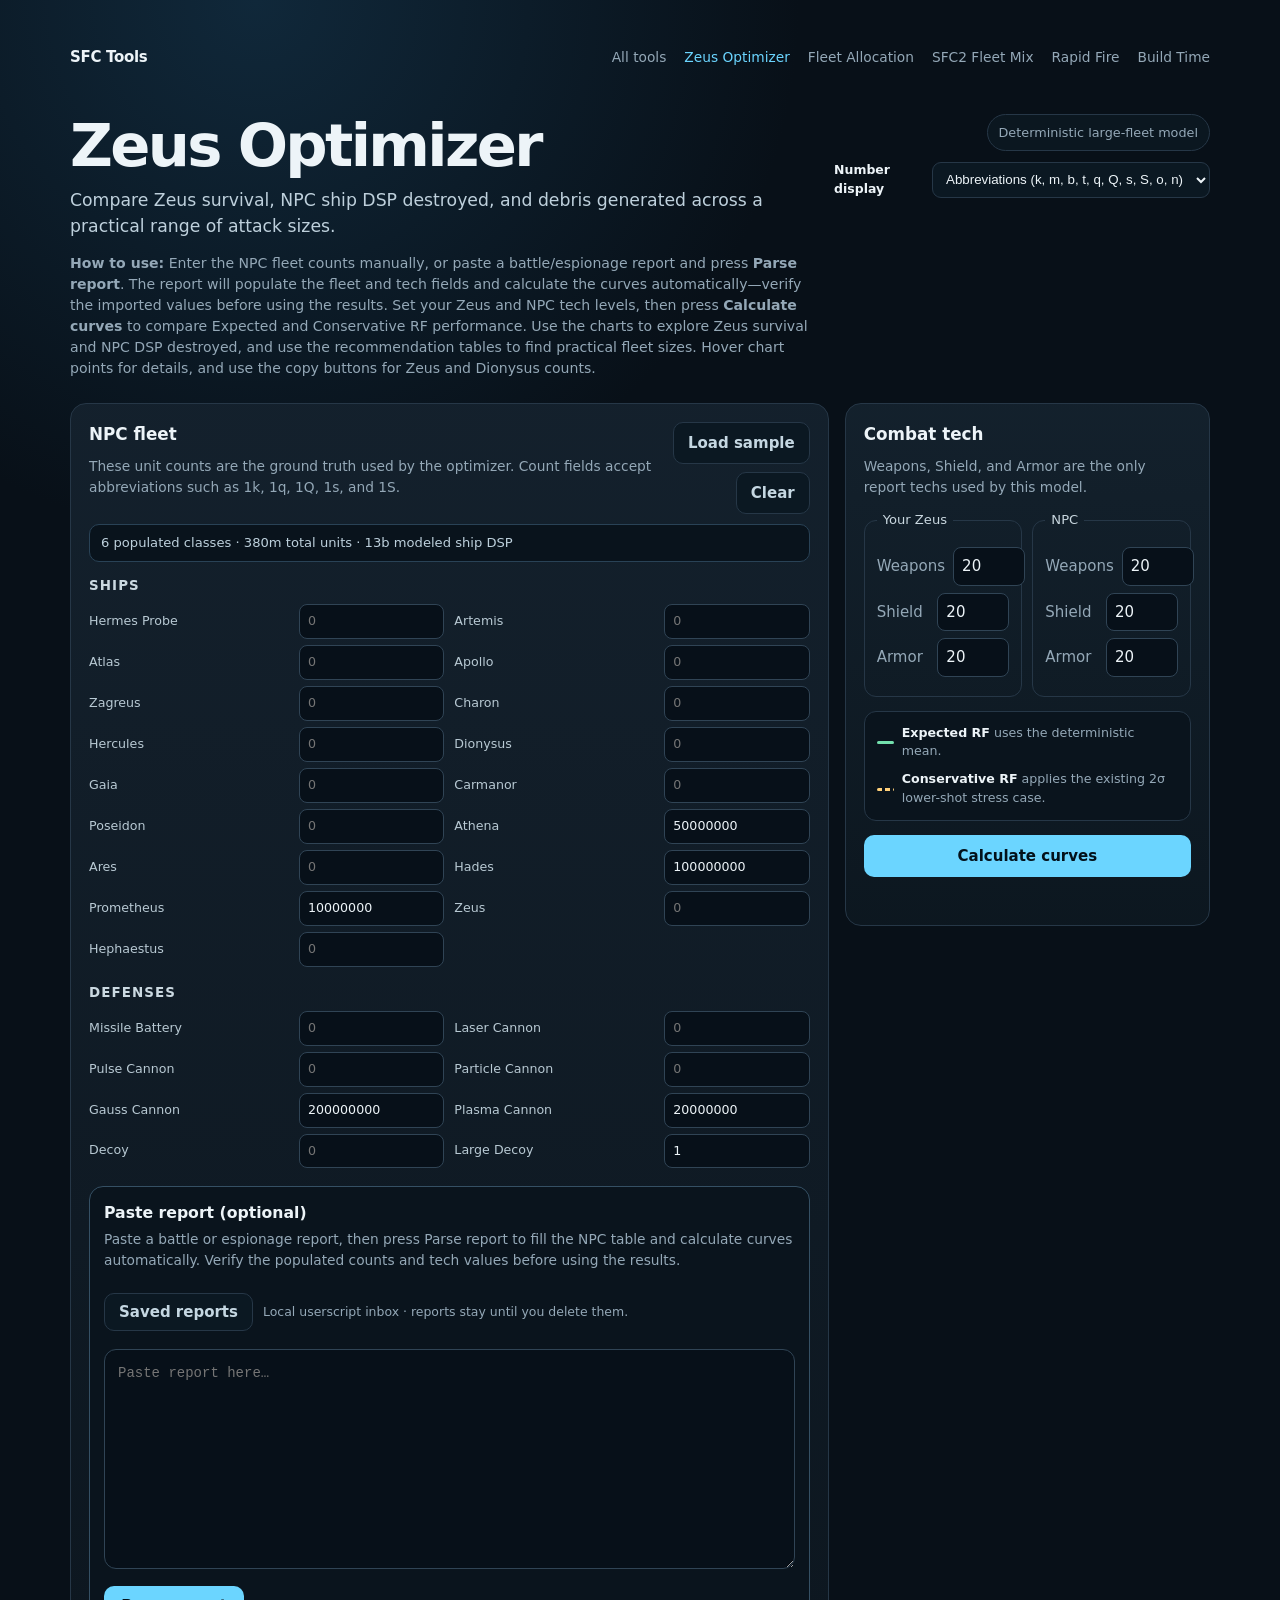
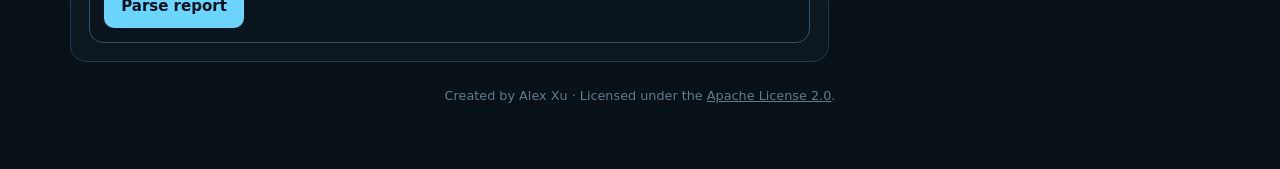
<file: tools/zeus-optimizer/index.html>
<!doctype html>
<html lang="en">
<head>
  <meta charset="utf-8">
  <meta name="viewport" content="width=device-width,initial-scale=1">
  <meta name="description" content="Deterministic Zeus commitment, survival, NPC DSP, and debris calculator for Starfleet Commander.">
  <title>Zeus Optimizer | Starfleet Commander Tools</title>
  <link rel="stylesheet" href="../../css/app.css?v=sfc2-fleet-cost-chart-2">
</head>
<body class="optimizer-page">
  <main class="wrap">
    <nav class="site-nav" aria-label="Primary navigation">
      <a class="site-nav-brand" href="../../">SFC Tools</a>
      <div class="site-nav-links">
        <a href="../../">All tools</a>
        <a href="./" aria-current="page">Zeus Optimizer</a>
        <a href="../fleet-allocation/">Fleet Allocation</a>
        <a href="../sfc2-fleet-composition/">SFC2 Fleet Mix</a>
        <a href="../rapid-fire-analyzer/">Rapid Fire</a>
        <a href="../shipyard-calculator/">Build Time</a>
      </div>
    </nav>
    <header>
      <div>
        <h1>Zeus Optimizer</h1>
        <p class="lede">Compare Zeus survival, NPC ship DSP destroyed, and debris generated across a practical range of attack sizes.</p>
        <p class="intro-guide"><strong>How to use:</strong> Enter the NPC fleet counts manually, or paste a battle/espionage report and press <strong>Parse report</strong>. The report will populate the fleet and tech fields and calculate the curves automatically—verify the imported values before using the results. Set your Zeus and NPC tech levels, then press <strong>Calculate curves</strong> to compare Expected and Conservative RF performance. Use the charts to explore Zeus survival and NPC DSP destroyed, and use the recommendation tables to find practical fleet sizes. Hover chart points for details, and use the copy buttons for Zeus and Dionysus counts.</p>
      </div>
      <div class="header-tools">
        <div class="badge">Deterministic large-fleet model</div>
        <label class="format-control" for="displayFormat"><span>Number display</span>
          <select id="displayFormat">
            <option value="abbrev" selected>Abbreviations (k, m, b, t, q, Q, s, S, o, n)</option>
            <option value="raw">Raw numbers</option>
            <option value="commas">With commas</option>
            <option value="scientific">Scientific notation</option>
            <option value="words">Words (million, quadrillion, etc.)</option>
          </select>
        </label>
      </div>
    </header>

    <section class="grid inputs">
      <article class="panel fleet-panel">
        <div class="panel-head">
          <div><h2>NPC fleet</h2><p class="hint">These unit counts are the ground truth used by the optimizer. Count fields accept abbreviations such as 1k, 1q, 1Q, 1s, and 1S.</p></div>
          <div class="head-actions">
            <button id="sampleBtn" class="ghost" type="button">Load sample</button>
            <button id="clearBtn" class="ghost" type="button">Clear</button>
          </div>
        </div>

        <div id="inputSummary" class="fleet-summary" aria-live="polite"></div>
        <div class="unit-groups">
          <section class="unit-group" aria-labelledby="shipsHeading">
            <h3 id="shipsHeading">Ships</h3>
            <div id="shipInputs" class="unit-input-grid"></div>
          </section>
          <section class="unit-group" aria-labelledby="defensesHeading">
            <h3 id="defensesHeading">Defenses</h3>
            <div id="defenseInputs" class="unit-input-grid"></div>
          </section>
        </div>

        <div id="reportImporter" class="report-importer">
          <div class="import-head">
            <div><h3>Paste report (optional)</h3><p class="hint">Paste a battle or espionage report, then press Parse report to fill the NPC table and calculate curves automatically. Verify the populated counts and tech values before using the results.</p></div>
          </div>
          <div class="report-inbox-mount" data-report-inbox data-mode="single"></div>
          <textarea id="reportText" class="report-text" spellcheck="false" aria-label="Battle or espionage report text" placeholder="Paste report here…"></textarea>
          <div class="import-toolbar">
            <button id="parseReportBtn" class="primary inline-primary" type="button">Parse report</button>
            <span id="reportStatus" class="status" aria-live="polite"></span>
          </div>
          <div id="reportPreview" class="report-preview hidden"></div>
        </div>
      </article>

      <article class="panel controls-panel">
        <h2>Combat tech</h2>
        <p class="hint">Weapons, Shield, and Armor are the only report techs used by this model.</p>
        <div class="tech-grid">
          <fieldset><legend>Your Zeus</legend>
            <label>Weapons <input id="aw" type="number" min="0" value="20"></label>
            <label>Shield <input id="as" type="number" min="0" value="20"></label>
            <label>Armor <input id="aa" type="number" min="0" value="20"></label>
          </fieldset>
          <fieldset><legend>NPC</legend>
            <label>Weapons <input id="dw" type="number" min="0" value="20"></label>
            <label>Shield <input id="ds" type="number" min="0" value="20"></label>
            <label>Armor <input id="da" type="number" min="0" value="20"></label>
          </fieldset>
        </div>
        <div class="scenario-note">
          <span class="scenario-swatch expected"></span><span><strong>Expected RF</strong> uses the deterministic mean.</span>
          <span class="scenario-swatch conservative"></span><span><strong>Conservative RF</strong> applies the existing 2σ lower-shot stress case.</span>
        </div>
        <button id="runBtn" class="primary" type="button">Calculate curves</button>
        <div id="inputStatus" class="status" aria-live="polite"></div>
      </article>
    </section>

    <section id="results" class="results hidden" aria-live="polite">
      <div class="results-head">
        <div><p class="eyebrow">Detailed analysis</p><h2>Commitment comparison</h2></div>
        <button id="exportBtn" class="ghost" type="button">Export curves CSV</button>
      </div>

      <article class="panel recommendations-panel">
        <div class="panel-head">
          <div><h2>Fleet recommendations</h2><p class="hint">DSP target recommendations omit survival filtering. The Zeus survival table shows minimum commitments for each survival threshold. Choose the RF scenario and whether Dionysus planning should target crystal harvesting only.</p></div>
          <div class="recommendation-options">
            <label class="recommendation-toggle"><input id="conservativeRecommendations" type="checkbox"><span>Use conservative RF (2σ)</span></label>
            <label class="recommendation-toggle"><input id="crystalHarvestingOnly" type="checkbox"><span>Only harvesting crystal</span></label>
          </div>
        </div>
        <div id="recommendations" class="recommendation-tables"></div>
      </article>

      <div class="metrics" id="metrics"></div>
      <article class="panel point-panel" id="pointDetails" aria-live="polite"></article>

      <article class="panel chart-panel">
        <div class="panel-head">
          <div><h2>Expected RF estimates</h2><p class="hint">See Zeus survival and NPC ship DSP destroyed together as Zeus commitment increases. Hover or focus any dot for exact values.</p></div>
          <div class="legend"><span class="line-key survival"></span> Zeus survival <span class="line-key dsp"></span> NPC DSP destroyed</div>
        </div>
        <div id="expectedChart" class="chart interactive-chart" role="group" aria-label="Expected Zeus survival and NPC ship DSP destroyed versus Zeus committed"></div>
      </article>

      <article class="panel chart-panel">
        <div class="panel-head">
          <div><h2>Conservative RF estimates</h2><p class="hint">The same Zeus survival and NPC ship DSP measures under the conservative 2σ RF stress case.</p></div>
          <div class="legend"><span class="line-key survival"></span> Zeus survival <span class="line-key dsp"></span> NPC DSP destroyed</div>
        </div>
        <div id="conservativeChart" class="chart interactive-chart" role="group" aria-label="Conservative Zeus survival and NPC ship DSP destroyed versus Zeus committed"></div>
      </article>

      <article class="panel notes">
        <h2>Model notes</h2>
        <p>This is an expected-value approximation for very large fleets. Combat is simultaneous within each round and capped at six rounds; shields reset while hull damage persists. The expected curve uses mean Zeus rapid fire, while the conservative curve reduces expected RF shots by 4% using the existing 2σ stress case.</p>
        <p><strong>DSP</strong> is the modeled ship build value destroyed divided by 1,000. <strong>Debris</strong> is 30% of the destroyed ships’ ore and crystal build costs; hydrogen and defenses contribute no debris. The UI reports ore and crystal separately, while Dionysus counts divide their combined total by the 20,000 cargo capacity of one recycler. <strong>Net points</strong> is DSP plus generated ore/crystal debris divided by 1,000, minus the full lost Zeus build cost divided by 1,000, including hydrogen. Threat removed remains a diagnostic based on defender fire that passes the Zeus 1% shield rule.</p>
      </article>
    </section>

    <footer class="site-footer">Created by Alex Xu · Licensed under the <a href="../../LICENSE">Apache License 2.0</a>.</footer>
  </main>
  <script src="../../js/units.js?v=count-suffixes-2"></script>
  <script src="../../js/battle-report-parser.js?v=parser-abm-collision-2"></script>
  <script src="../../js/combat.js?v=lba-normal-tail-1"></script>
  <script src="../../js/optimizer.js?v=recommendation-layout-1"></script>
  <script src="../../js/svg-charts.js?v=reusable-chart-primitives-3"></script>
  <script src="../../js/report-inbox.js?v=report-inbox-1"></script>
  <script src="../../js/app.js?v=report-inbox-1"></script>
</body>
</html>
</file>
<file: css/app.css>
:root {
  color-scheme: dark;
  --bg: #081018;
  --panel: #101a24;
  --panel-2: #0c151e;
  --text: #edf4f8;
  --muted: #94a8b7;
  --border: #263747;
  --accent: #6bd5ff;
  --expected: #73e0ad;
  --conservative: #ffd07a;
  --bad: #ff8c8c;
  --bg-glow: #10283a;
  --surface-input: #071019;
  --surface-control: #0b1822;
  --surface-summary: #09131c;
  --surface-subpanel: #0a141d;
  --surface-card: #0d1821;
  --surface-warning: rgba(128, 104, 59, .14);
  --border-input: #304455;
  --border-subtle: #223241;
  --border-row: #1c2a36;
  --border-summary: #294256;
  --border-import: #355064;
  --border-point: #315067;
  --border-tooltip: #496174;
  --border-feature: #3e819c;
  --border-conservative: #80683b;
  --text-footer: #647a89;
  --focus-ring: rgba(107, 213, 255, .12);
  --tooltip-bg: rgba(5, 13, 20, .96);
  --radius-sm: 8px;
  --radius-control: 9px;
  --radius-md: 10px;
  --radius-lg: 12px;
  --radius-xl: 14px;
  --radius-panel: 16px;
  --radius-pill: 999px;
}

* { box-sizing: border-box; }

body {
  margin: 0;
  background: radial-gradient(circle at 20% 0, var(--bg-glow) 0, transparent 34rem), var(--bg);
  color: var(--text);
  font: 15px/1.5 system-ui, -apple-system, BlinkMacSystemFont, "Segoe UI", sans-serif;
}

.wrap { max-width: 1180px; margin: 0 auto; padding: 36px 20px 64px; }

/* Shared page shell. The optimizer theme is the source of truth for all tools. */
.site-nav { display: flex; align-items: center; gap: 18px; min-height: 42px; margin-bottom: 36px; }
.site-nav-brand { color: var(--text); font-weight: 800; letter-spacing: -.02em; text-decoration: none; }
.site-nav-links { display: flex; align-items: center; gap: 18px; margin-left: auto; flex-wrap: wrap; }
.site-nav a:not(.site-nav-brand) { color: var(--muted); font-size: .86rem; text-decoration: none; }
.site-nav a:hover, .site-nav a[aria-current="page"] { color: var(--accent); }
.site-footer { text-align: center; color: var(--text-footer); font-size: .8rem; margin-top: 24px; }
.site-footer a { color: inherit; }
.site-footer a:hover { color: var(--accent); }

.optimizer-page header { display: flex; gap: 24px; align-items: flex-start; justify-content: space-between; margin-bottom: 24px; }
.optimizer-page h1 { font-size: clamp(2rem, 5vw, 3.7rem); line-height: 1.02; margin: .15rem 0 .7rem; letter-spacing: -.045em; }
.optimizer-page h2 { font-size: 1.05rem; margin: 0 0 .55rem; }
.optimizer-page h3 { margin: 0; font-size: .84rem; color: #cbd9e1; text-transform: uppercase; letter-spacing: .08em; }
.optimizer-page .eyebrow { text-transform: uppercase; letter-spacing: .16em; color: var(--accent); font-size: .75rem; font-weight: 700; margin: 0; }
.lede { max-width: 760px; color: #bed0dc; font-size: 1.08rem; margin: 0; }
.intro-guide { max-width: 780px; color: var(--muted); font-size: .88rem; margin: .8rem 0 0; }
.optimizer-page .badge { white-space: nowrap; border: 1px solid var(--border); background: #0b1720; padding: 8px 11px; border-radius: var(--radius-pill); color: var(--muted); font-size: .8rem; }
.optimizer-page .header-tools { display: grid; gap: 10px; justify-items: end; min-width: 310px; }
.optimizer-page .format-control { display: flex; align-items: center; gap: 8px; color: var(--muted); font-size: .78rem; }
.optimizer-page .format-control > span { color: var(--text); font-weight: 750; }
.optimizer-page .format-control select { max-width: 310px; min-height: 36px; border: 1px solid var(--border); border-radius: var(--radius-control); background: var(--surface-control); color: var(--text); padding: 0 9px; }

.shipyard-calculator-page header { margin-bottom: 24px; }
.shipyard-calculator-page h1 { margin: .15rem 0 .7rem; font-size: clamp(2rem, 5vw, 3.2rem); line-height: 1.02; letter-spacing: -.045em; }
.shipyard-calculator-page h2 { margin: 0 0 .4rem; font-size: 1.05rem; }
.shipyard-calculator-page .build-layout { display: grid; grid-template-columns: minmax(0, 1fr) minmax(0, 1fr); gap: 16px; align-items: start; }
.shipyard-calculator-page .build-form { display: grid; gap: 14px; }
.shipyard-calculator-page .build-field-grid { display: grid; grid-template-columns: repeat(2, minmax(0, 1fr)); gap: 12px; }
.shipyard-calculator-page .build-count-control { display: grid; gap: 5px; }
.shipyard-calculator-page .build-count-title { color: #c5d7e2; font-size: .86rem; font-weight: 650; }
.shipyard-calculator-page .build-count-grid { display: grid; grid-template-columns: minmax(0, 1fr) minmax(135px, .75fr); gap: 10px; align-items: end; }
.shipyard-calculator-page .build-field { display: grid; gap: 5px; color: #c5d7e2; font-size: .86rem; font-weight: 650; }
.shipyard-calculator-page .build-field input,
.shipyard-calculator-page .build-field select,
.shipyard-calculator-page .count-output { width: 100%; min-width: 0; min-height: 42px; padding: 9px 11px; border: 1px solid var(--border-input); border-radius: var(--radius-control); background: var(--surface-input); color: var(--text); font: inherit; font-variant-numeric: tabular-nums; }
.shipyard-calculator-page .build-field select { background: var(--surface-control); }
.shipyard-calculator-page .field-hint { color: var(--muted); font-size: .75rem; font-weight: 400; }
.shipyard-calculator-page .build-droid-controls { display: grid; gap: 9px; }
.shipyard-calculator-page .build-toggle { display: flex; align-items: flex-start; gap: 9px; color: var(--text); font-size: .84rem; font-weight: 650; }
.shipyard-calculator-page .build-toggle input { width: 16px; min-height: 0; height: 16px; margin: 2px 0 0; accent-color: var(--accent); flex: 0 0 auto; }
.shipyard-calculator-page #assignedDroids:disabled { opacity: .62; cursor: not-allowed; }
.shipyard-calculator-page .build-summary { display: grid; gap: 12px; }
.shipyard-calculator-page .build-time-card { padding: 18px; border: 1px solid var(--border-feature); border-radius: var(--radius-xl); background: var(--surface-summary); }
.shipyard-calculator-page .build-time-label { display: block; color: var(--muted); font-size: .82rem; }
.shipyard-calculator-page .build-time-value { display: block; margin-top: 4px; font-size: clamp(1.35rem, 3vw, 2rem); font-weight: 800; line-height: 1.2; letter-spacing: -.025em; overflow-wrap: anywhere; }
.shipyard-calculator-page .build-facts { display: grid; grid-template-columns: repeat(2, minmax(0, 1fr)); gap: 10px; }
.shipyard-calculator-page .build-fact { min-width: 0; padding: 12px; border: 1px solid var(--border); border-radius: var(--radius-lg); background: var(--panel-2); }
.shipyard-calculator-page .build-fact span { display: block; color: var(--muted); font-size: .75rem; }
.shipyard-calculator-page .build-fact strong { display: block; margin-top: 2px; overflow-wrap: anywhere; font-variant-numeric: tabular-nums; }
.shipyard-calculator-page .count-copy-card { padding: 14px; border: 1px solid var(--border-point); border-radius: var(--radius-xl); background: var(--surface-subpanel); }
.shipyard-calculator-page .count-copy-card h3 { margin: 0 0 4px; color: var(--text); font-size: .95rem; }
.shipyard-calculator-page .count-copy-row { display: flex; align-items: stretch; gap: 8px; margin-top: 9px; }
.shipyard-calculator-page .count-output { font: 700 .86rem ui-monospace, SFMono-Regular, Menlo, monospace; }
.shipyard-calculator-page .copy-count-button { width: 42px; min-width: 42px; height: 42px; }
.shipyard-calculator-page .count-review { margin: 8px 0 0; color: var(--muted); font-size: .8rem; overflow-wrap: anywhere; }
.shipyard-calculator-page .formula-note { margin: 0; color: var(--muted); font-size: .78rem; }
.shipyard-calculator-page .formula-note a { color: var(--accent); }

/* Landing page structure uses the same optimizer theme without calculator-specific styling. */
.landing-header { max-width: 720px; margin-bottom: 36px; }
.landing-header h1 { margin: 0 0 16px; font-size: clamp(1.9rem, 4vw, 2.7rem); line-height: 1.1; letter-spacing: -.035em; }
.landing-section { margin-top: 0; }
.landing-section h2 { margin: 0 0 14px; font-size: 1.25rem; letter-spacing: -.02em; }
.tool-grid { display: grid; grid-template-columns: repeat(auto-fit, minmax(240px, 1fr)); gap: 14px; }
.tool-card { display: flex; min-height: 190px; flex-direction: column; }
.tool-card.featured { border-color: var(--border-feature); }
.tool-status { align-self: flex-start; margin-bottom: 18px; color: var(--expected); font-size: .7rem; font-weight: 800; letter-spacing: .1em; text-transform: uppercase; }
.tool-status.planned { color: var(--muted); }
.tool-card h3 { margin: 0 0 8px; color: var(--text); font-size: 1.15rem; letter-spacing: -.015em; text-transform: none; }
.tool-card p { margin: 0; color: var(--muted); }
.tool-card a { margin-top: auto; padding-top: 18px; color: var(--accent); font-weight: 750; text-decoration: none; }
.tool-card a:hover { text-decoration: underline; }
.userscript-card { display: flex; align-items: center; justify-content: space-between; gap: 20px; margin-top: 16px; }
.userscript-card h2 { margin: 0 0 5px; font-size: 1.05rem; }
.userscript-card p { margin: 0; color: var(--muted); }
.userscript-card .hint { margin-top: 5px; font-size: .78rem; }
.userscript-card .primary { width: auto; flex: 0 0 auto; text-decoration: none; }

.grid { display: grid; grid-template-columns: minmax(0, 1.35fr) minmax(360px, .65fr); gap: 16px; align-items: start; }
.panel, .results > *, .panel-head > *, .results-head > * { min-width: 0; }
.panel { background: linear-gradient(180deg, rgba(20, 33, 45, .96), rgba(13, 23, 32, .96)); border: 1px solid var(--border); border-radius: var(--radius-panel); padding: 18px; }
.panel-head, .results-head { display: flex; align-items: flex-start; justify-content: space-between; gap: 16px; }
.hint { color: var(--muted); margin: .15rem 0 .8rem; font-size: .86rem; }
.hidden { display: none !important; }

button, input, textarea { font: inherit; }
button:focus, input:focus, textarea:focus, select:focus { border-color: var(--accent); box-shadow: 0 0 0 3px var(--focus-ring); outline: none; }
.primary, .ghost { border: 1px solid transparent; border-radius: var(--radius-md); min-height: 42px; padding: 0 14px; font-weight: 700; cursor: pointer; }
.primary { width: 100%; margin-top: 14px; background: var(--accent); color: #03111a; }
.primary:disabled { cursor: wait; opacity: .7; }
.ghost { background: var(--surface-control); border-color: var(--border); color: #c5d7e2; }
.head-actions { display: flex; flex-wrap: wrap; gap: 8px; justify-content: flex-end; }

.fleet-summary { min-height: 36px; margin: 10px 0 14px; padding: 8px 11px; border: 1px solid var(--border-summary); border-radius: var(--radius-md); background: var(--surface-summary); color: #bdd0dc; font-size: .82rem; }
.fleet-summary.error, .status.error { color: var(--bad); }
.unit-groups { display: grid; gap: 16px; }
.unit-group { display: grid; gap: 8px; }
.unit-input-grid { display: grid; grid-template-columns: repeat(2, minmax(0, 1fr)); gap: 6px 10px; }
.unit-input { display: grid; grid-template-columns: minmax(0, 1fr) minmax(100px, .72fr); gap: 8px; align-items: center; min-width: 0; color: #b8c9d3; font-size: .79rem; }
.unit-input span { overflow: hidden; text-overflow: ellipsis; white-space: nowrap; }
.unit-input input, .tech-grid input { width: 100%; min-width: 0; background: var(--surface-input); color: var(--text); border: 1px solid var(--border-input); border-radius: var(--radius-sm); padding: 7px 8px; font-variant-numeric: tabular-nums; }
.unit-input input.invalid { border-color: var(--bad); background: #211216; }

fieldset { min-width: 0; border: 1px solid var(--border); border-radius: var(--radius-lg); margin: 0; padding: 10px 12px 12px; }
legend { padding: 0 6px; color: #c9d7df; font-size: .82rem; }
.tech-grid { display: grid; grid-template-columns: repeat(2, minmax(0, 1fr)); gap: 10px; }
.tech-grid label { display: grid; grid-template-columns: 1fr 72px; align-items: center; gap: 8px; margin: 7px 0; color: var(--muted); }
.scenario-note { display: grid; grid-template-columns: 18px 1fr; gap: 9px 7px; align-items: center; margin-top: 14px; padding: 12px; border: 1px solid var(--border); border-radius: var(--radius-lg); background: var(--surface-subpanel); color: var(--muted); font-size: .79rem; }
.scenario-note strong { color: var(--text); }
.scenario-swatch { display: block; width: 17px; height: 3px; border-radius: 4px; background: var(--expected); }
.scenario-swatch.conservative { background: repeating-linear-gradient(90deg, var(--conservative) 0 5px, transparent 5px 8px); }
.status { min-height: 22px; margin-top: 8px; color: var(--muted); font-size: .85rem; }
.status.success { color: var(--expected); }

.report-importer { margin-top: 18px; padding: 14px; border: 1px solid var(--border-import); border-radius: var(--radius-xl); background: var(--surface-subpanel); }
.report-inbox-mount { margin: 10px 0; }
.report-inbox-bar { display: flex; align-items: center; flex-wrap: wrap; gap: 10px; }
.report-inbox-open { min-height: 38px; }
.report-inbox-status { color: var(--muted); font-size: .78rem; }
.report-inbox-status.success { color: var(--expected); }
.report-inbox-status.error { color: var(--bad); }
.report-inbox-dialog { width: min(680px, calc(100vw - 28px)); max-height: min(82vh, 760px); padding: 18px; border: 1px solid var(--border-feature); border-radius: var(--radius-xl); background: var(--panel); color: var(--text); box-shadow: 0 22px 70px rgba(0, 0, 0, .55); }
.report-inbox-dialog::backdrop { background: rgba(1, 7, 12, .76); }
.report-inbox-dialog-head { display: flex; align-items: flex-start; justify-content: space-between; gap: 12px; }
.report-inbox-dialog-head h2 { margin: 0; font-size: 1.08rem; }
.report-inbox-dialog > .hint { margin: 5px 0 12px; }
.report-inbox-list { display: grid; max-height: 48vh; overflow: auto; gap: 7px; }
.report-inbox-row { display: flex; align-items: center; gap: 10px; padding: 9px 10px; border: 1px solid var(--border); border-radius: var(--radius-md); background: var(--surface-card); cursor: pointer; }
.report-inbox-row > input { flex: 0 0 auto; width: 17px; height: 17px; accent-color: var(--accent); }
.report-inbox-report-details { display: grid; flex: 1; min-width: 0; gap: 2px; }
.report-inbox-location { overflow-wrap: anywhere; font-size: .84rem; }
.report-inbox-captured { color: var(--muted); font-size: .73rem; }
.report-inbox-row-delete { min-height: 32px; padding: 0 8px; font-size: .74rem; }
.report-inbox-empty { margin: 10px 0; color: var(--muted); font-size: .84rem; }
.report-inbox-footer { display: grid; gap: 8px; margin-top: 12px; }
.report-inbox-dialog-status { margin: 0; }
.report-inbox-actions { display: flex; flex-wrap: wrap; justify-content: flex-end; gap: 8px; }
.report-inbox-actions .primary { width: auto; margin: 0; }
.report-inbox-actions button:disabled { opacity: .5; cursor: not-allowed; }
.import-head { display: flex; align-items: flex-start; justify-content: space-between; gap: 14px; }
.import-head h3 { margin: 0 0 4px; font-size: .98rem; text-transform: none; letter-spacing: 0; color: var(--text); }
.compact-button { min-height: 36px; padding: 0 11px; }
.report-text { width: 100%; min-height: 220px; margin-top: 8px; resize: vertical; background: var(--surface-input); color: var(--text); border: 1px solid var(--border-input); border-radius: var(--radius-lg); padding: 13px; font: 14px/1.55 ui-monospace, SFMono-Regular, Menlo, monospace; }
.import-toolbar { display: flex; align-items: center; gap: 12px; flex-wrap: wrap; margin-top: 10px; }
.inline-primary { width: auto; margin: 0; min-width: 140px; }
.import-toolbar .status { margin: 0; flex: 1; }
.report-preview { display: grid; grid-template-columns: repeat(auto-fit, minmax(230px, 1fr)); gap: 10px; margin-top: 12px; }
.report-side-card { border: 1px solid var(--border); border-radius: var(--radius-lg); background: var(--surface-card); padding: 12px; min-width: 0; }
.report-side-head { display: flex; justify-content: space-between; gap: 10px; align-items: flex-start; }
.side-label { display: block; color: var(--accent); font-size: .72rem; text-transform: uppercase; letter-spacing: .08em; font-weight: 800; }
.report-side-head strong { display: block; margin-top: 2px; font-size: .9rem; }
.tech-pill { white-space: nowrap; border: 1px solid var(--border-input); border-radius: var(--radius-pill); padding: 4px 7px; color: var(--muted); font-size: .7rem; }
.report-side-card ul { list-style: none; padding: 0; margin: 10px 0 12px; border-top: 1px solid var(--border-subtle); }
.report-side-card li { display: flex; justify-content: space-between; gap: 10px; padding: 5px 0; border-bottom: 1px solid var(--border-row); color: #bfd0da; font-size: .8rem; }
.report-side-card li strong { font-variant-numeric: tabular-nums; color: var(--text); }
.report-side-card li.more { color: var(--muted); justify-content: flex-start; }
.import-side-btn { width: 100%; min-height: 39px; }

.results { display: grid; gap: 16px; margin-top: 16px; }
.results-head { align-items: center; padding: 4px 2px; }
.results-head h2 { margin: 3px 0 0; font-size: 1.35rem; }
.metrics { display: grid; grid-template-columns: repeat(auto-fit, minmax(165px, 1fr)); gap: 12px; }
.metric { border: 1px solid var(--border); border-radius: var(--radius-xl); background: var(--panel-2); padding: 14px; }
.metric .k { display: block; color: var(--muted); font-size: .78rem; }
.metric .v { display: block; margin-top: 2px; font-size: 1.25rem; font-weight: 750; letter-spacing: -.02em; }
.debris-pair { display: inline-flex; flex-direction: column; align-items: flex-end; gap: 2px; line-height: 1.2; white-space: normal; }
.debris-pair span { display: block; white-space: nowrap; }
.metric .debris-pair,
.point-facts .debris-pair { align-items: flex-start; }

.point-panel { border-color: var(--border-point); }
.point-heading { display: flex; justify-content: space-between; gap: 16px; align-items: center; }
.point-heading strong { display: block; margin-top: 2px; font-size: 1.2rem; }
.point-hint { color: var(--muted); font-size: .76rem; }
.point-facts { display: grid; grid-template-columns: repeat(5, minmax(120px, 1fr)); gap: 12px; margin-top: 12px; }
.point-facts span { display: block; font-size: 1.02rem; font-weight: 750; white-space: nowrap; }
.point-facts .point-pair { display: inline-flex; flex-direction: column; align-items: flex-start; gap: 2px; line-height: 1.2; white-space: normal; }
.point-facts .point-pair span { white-space: nowrap; }
.point-facts small { display: block; color: var(--muted); font-size: .72rem; line-height: 1.3; margin-top: 3px; }

.chart { position: relative; width: 100%; max-width: 100%; overflow-x: auto; overscroll-behavior-x: contain; -webkit-overflow-scrolling: touch; }
.chart svg { display: block; width: 100%; min-width: 700px; height: auto; }
.axis { fill: var(--muted); font: 12px system-ui; }
.gridline { stroke: #243746; stroke-width: 1; }
.curve { fill: none; stroke-width: 2.2; }
.curve.survival { stroke: var(--accent); }
.curve.dsp { stroke: var(--expected); }
.chart-dot { stroke: var(--surface-input); stroke-width: 1.5; cursor: crosshair; transition: r .12s ease, stroke-width .12s ease; }
.chart-dot.survival { fill: var(--accent); }
.chart-dot.dsp { fill: var(--expected); }
.chart-dot.frontier-dot { fill: var(--accent); cursor: pointer; }
.chart-dot.frontier-dot.is-selected { r: 7px; stroke: #fff; stroke-width: 2; }
.chart-dot:hover, .chart-dot:focus { r: 7px; stroke: #fff; stroke-width: 2; outline: none; }
.curve.pareto-frontier { stroke: var(--accent); stroke-width: 2.2; }
.label { fill: #c8d7df; font: 600 13px system-ui; }
.legend { display: flex; flex-wrap: wrap; gap: 8px; align-items: center; color: var(--muted); font-size: .78rem; }
.line-key { width: 22px; height: 3px; display: inline-block; border-radius: 3px; background: var(--expected); }
.line-key.survival { background: var(--accent); }
.line-key.dsp { background: var(--expected); }
.chart-tooltip { position: absolute; z-index: 5; display: grid; gap: 2px; pointer-events: none; min-width: 190px; padding: 9px 11px; border: 1px solid var(--border-tooltip); border-radius: var(--radius-control); background: var(--tooltip-bg); box-shadow: 0 8px 24px rgba(0, 0, 0, .35); color: #dbe8ef; font-size: .76rem; white-space: nowrap; }
.chart-tooltip strong { color: var(--text); }
.chart-tooltip span { display: block; }

.table-wrap { overflow-x: auto; }
.recommendation-table th, .recommendation-table td { text-align: right; padding: 10px 9px; border-bottom: 1px solid var(--border-subtle); white-space: nowrap; vertical-align: middle; }
.recommendation-table th:first-child, .recommendation-table td:first-child { text-align: left; }
.recommendation-table th { color: var(--muted); font-size: .73rem; text-transform: uppercase; letter-spacing: .05em; }
.recommendation-table th small { display: block; color: var(--accent); font-size: .65rem; text-transform: none; letter-spacing: 0; }
.recommendation-table td { font-size: .86rem; }
.recommendation-tables { display: grid; gap: 18px; }
.recommendation-table-section { display: grid; gap: 8px; }
.recommendation-table-section h3 { margin: 0; color: var(--text); font-size: .95rem; }
.recommendation-options { display: grid; gap: 8px; flex: 0 0 auto; }
.recommendation-toggle { display: flex; align-items: center; gap: 8px; color: var(--muted); font-size: .78rem; white-space: nowrap; cursor: pointer; }
.recommendation-toggle input { width: 17px; height: 17px; margin: 0; accent-color: var(--conservative); }
.recommendation-copy { display: flex; align-items: center; justify-content: flex-end; gap: 5px; }
.recommendation-pair { display: inline-flex; flex-direction: column; align-items: flex-end; gap: 2px; line-height: 1.2; white-space: normal; }
.recommendation-pair span { display: block; white-space: nowrap; }
.recommendation-count { width: 150px; min-width: 150px; padding: 7px 8px; border: 1px solid var(--border-input); border-radius: 7px; background: var(--surface-input); color: var(--text); font: 700 .82rem ui-monospace, SFMono-Regular, Menlo, monospace; text-align: right; }
.recommendation-count.conservative-count { border-color: var(--border-conservative); color: var(--conservative); }
.copy-count-button { display: inline-grid; place-items: center; width: 31px; min-width: 31px; height: 31px; padding: 0; border: 1px solid var(--border-input); border-radius: 7px; background: var(--surface-control); color: var(--muted); cursor: pointer; }
.copy-count-button:hover, .copy-count-button:focus { border-color: var(--accent); color: var(--accent); }
.copy-count-button.copied { border-color: var(--expected); color: var(--expected); }

.notes p { color: #b5c6d1; max-width: 1020px; }
.notes p:last-child { margin-bottom: 0; }

/* Fleet allocation tool. Shared colors, controls, and panels stay above; only
   allocation-specific layout and report/result details are scoped here. */
.allocation-page h1 { margin: .15rem 0 .7rem; font-size: clamp(2rem, 5vw, 3.2rem); line-height: 1.03; letter-spacing: -.04em; }
.allocation-header { display: flex; align-items: flex-start; justify-content: space-between; gap: 24px; margin-bottom: 24px; }
.allocation-header > div:first-child { flex: 1; min-width: 0; }
.allocation-header-tools { display: grid; gap: 10px; justify-items: end; min-width: 310px; }
.allocation-number-format { display: flex; align-items: center; gap: 8px; color: var(--muted); font-size: .78rem; }
.allocation-number-format > span { color: var(--text); font-weight: 750; }
.allocation-number-format select { max-width: 310px; min-height: 36px; border: 1px solid var(--border); border-radius: var(--radius-control); background: var(--surface-control); color: var(--text); padding: 0 9px; }
.allocation-layout { display: grid; grid-template-columns: minmax(290px, .75fr) minmax(0, 1.25fr); gap: 16px; align-items: start; }
.allocation-controls { display: grid; gap: 14px; }
.allocation-controls h2, .allocation-target-section h2, .allocation-results-panel h2 { margin: 0; font-size: 1.05rem; }
.allocation-control-grid { display: grid; gap: 10px; }
.allocation-control-grid label, .allocation-target label { display: grid; gap: 5px; color: var(--muted); font-size: .8rem; font-weight: 650; }
.allocation-control-grid input, .allocation-control-grid select, .allocation-target input, .allocation-report, .allocation-tech input {
  width: 100%; min-width: 0; border: 1px solid var(--border-input); border-radius: var(--radius-sm); background: var(--surface-input); color: var(--text); padding: 9px 10px;
}
.allocation-control-grid select { min-height: 40px; background: var(--surface-control); }
.allocation-tech { padding: 10px 12px 12px; }
.allocation-tech-grid { display: grid; grid-template-columns: repeat(2, minmax(0, 1fr)); gap: 14px; }
.allocation-tech-grid h3 { margin: 2px 0 7px; color: var(--text); font-size: .76rem; }
.allocation-tech-grid label { display: grid; grid-template-columns: 1fr 64px; align-items: center; gap: 7px; margin: 7px 0; color: var(--muted); font-size: .76rem; }
.allocation-tech-grid input { padding: 6px 7px; }
.allocation-target-section { min-width: 0; }
.allocation-section-head { display: flex; justify-content: space-between; align-items: center; gap: 12px; margin: 2px 0 10px; }
.allocation-section-head .hint { margin: 3px 0 0; }
.allocation-target-list { display: grid; gap: 12px; }
.allocation-target { padding: 15px; }
.allocation-target-head { display: flex; justify-content: space-between; align-items: center; gap: 10px; }
.allocation-target-head h3 { display: grid; flex: 1; min-width: 0; gap: 3px; margin: 0; color: var(--text); font-size: .92rem; }
.allocation-target-summary { color: var(--muted); font-size: .72rem; font-weight: 450; overflow-wrap: anywhere; }
.allocation-target-head-actions { display: flex; flex: 0 0 auto; gap: 7px; }
.allocation-target-details { display: grid; gap: 11px; margin-top: 12px; }
.allocation-target.is-collapsed .allocation-target-details { display: none; }
.allocation-target-details > label + label { margin-top: 0; }
.location-input { max-width: 260px; }
.allocation-report { min-height: 220px; resize: vertical; font: 13px/1.5 ui-monospace, SFMono-Regular, Menlo, monospace; }
.allocation-target-actions { display: flex; align-items: center; flex-wrap: wrap; gap: 10px; }
.allocation-target-actions .status { margin: 0; flex: 1; }
.allocation-target-actions .status.success { color: var(--expected); }
.allocation-target-actions .status.error { color: var(--bad); }
.allocation-preview { margin-top: 12px; padding: 11px 12px; border: 1px solid var(--border-subtle); border-radius: var(--radius-lg); background: var(--surface-subpanel); }
.allocation-target-details .allocation-preview { margin-top: 0; }
.allocation-preview-grid { display: grid; grid-template-columns: repeat(2, minmax(0, 1fr)); gap: 16px; }
.allocation-preview h4 { margin: 0 0 6px; color: var(--muted); font-size: .7rem; letter-spacing: .06em; text-transform: uppercase; }
.allocation-preview ul { margin: 0; padding: 0; list-style: none; }
.allocation-preview li { display: flex; justify-content: space-between; gap: 12px; padding: 4px 0; border-bottom: 1px solid var(--border-row); color: #bfd0da; font-size: .78rem; }
.allocation-preview li strong { color: var(--text); font-variant-numeric: tabular-nums; text-align: right; overflow-wrap: anywhere; }
.allocation-edit-count { width: min(100%, 240px); min-width: 0; padding: 5px 7px; text-align: right; font-variant-numeric: tabular-nums; }
.allocation-edit-count.invalid { border-color: var(--bad); background: #211216; }
.allocation-add-unit { display: flex; gap: 7px; margin-top: 9px; }
.allocation-add-unit select { flex: 1; min-width: 0; }
.allocation-preview-tech { display: flex; flex-wrap: wrap; align-items: baseline; gap: 5px 12px; margin: 9px 0 0; color: var(--muted); font-size: .76rem; }
.allocation-preview-tech strong { color: var(--text); }
.allocation-preview-tech small { color: var(--muted); font-size: .68rem; }
.allocation-unparsed { margin-top: 10px; padding: 8px 10px; border-left: 2px solid var(--conservative); background: var(--surface-warning); }
.allocation-unparsed h4 { color: var(--conservative); }
.allocation-unparsed li { display: block; text-align: left; overflow-wrap: anywhere; }
.remove-target:disabled { opacity: .5; cursor: not-allowed; }
.allocation-page .primary { margin-top: 12px; }
.allocation-frontier-facts { grid-template-columns: repeat(4, minmax(120px, 1fr)); }
.allocation-mix-heading { margin: 15px 0 7px; font-size: .9rem; }
.allocation-mix-heading small { color: var(--muted); font-size: .72rem; font-weight: 450; }
.allocation-mix { display: grid; grid-template-columns: minmax(0, 1fr); gap: 5px 14px; margin: 0; padding: 0; list-style: none; }
.allocation-mix li { display: grid; grid-template-columns: minmax(72px, .7fr) minmax(115px, 1fr) auto; align-items: center; gap: 8px; padding: 5px 0; border-bottom: 1px solid var(--border-subtle); font-size: .76rem; }
.allocation-mix li > strong { color: var(--text); }
.allocation-mix li > span:nth-child(2) { color: var(--muted); }
.allocation-warning { padding: 12px 14px; border: 1px solid var(--border-conservative); border-radius: var(--radius-lg); background: var(--surface-warning); color: var(--conservative); font-size: .86rem; }
.allocation-table { width: 100%; border-collapse: collapse; }
.allocation-table th, .allocation-table td { padding: 10px 9px; border-bottom: 1px solid var(--border-subtle); text-align: right; vertical-align: top; font-size: .8rem; font-variant-numeric: tabular-nums; }
.allocation-table th { color: var(--muted); font-size: .71rem; letter-spacing: .04em; text-transform: uppercase; }
.allocation-table td:first-child, .allocation-table th:first-child { text-align: left; }
.allocation-table td small { display: block; margin-top: 2px; color: var(--muted); font-size: .7rem; }
.allocation-copy { display: inline-flex; align-items: center; justify-content: flex-end; gap: 5px; }
.allocation-copy code { color: var(--text); font-size: .77rem; }
.allocation-pair { display: inline-flex; flex-direction: column; gap: 3px; line-height: 1.25; text-align: right; white-space: nowrap; }
.allocation-metric-note { color: var(--muted); font-size: .72rem; }
.allocation-model-notes { margin-top: 16px; }
.allocation-model-notes h2 { margin: 0 0 8px; font-size: 1rem; }

/* SFC2 fleet composition analyzer. */
.sfc2-page .sfc2-header { display: flex; align-items: flex-start; justify-content: space-between; gap: 24px; margin-bottom: 20px; }
.sfc2-page h1 { margin: .15rem 0 .7rem; font-size: clamp(2rem, 5vw, 3.25rem); line-height: 1.03; letter-spacing: -.045em; }
.sfc2-page h2 { margin: 0 0 .4rem; font-size: 1.05rem; }
.sfc2-page h3 { margin: 0; color: var(--text); font-size: 1rem; }
.sfc2-page .eyebrow { margin: 0 0 4px; color: var(--accent); font-size: .72rem; font-weight: 800; letter-spacing: .15em; text-transform: uppercase; }
.sfc2-page .lede { max-width: 800px; }
.sfc2-help { position: relative; display: inline-flex; vertical-align: middle; }
.sfc2-help-trigger { display: inline-grid; place-items: center; width: 18px; height: 18px; padding: 0; border: 1px solid var(--border-tooltip); border-radius: 50%; background: var(--surface-summary); color: var(--muted); font-family: inherit; font-size: .68rem; font-weight: 700; line-height: 1; cursor: help; }
.sfc2-help-trigger:hover, .sfc2-help-trigger:focus-visible { border-color: var(--accent); color: var(--text); }
.sfc2-help-trigger:focus-visible { outline: 2px solid var(--focus-ring); outline-offset: 2px; }
.sfc2-help-popover { position: absolute; z-index: 8; bottom: calc(100% + 8px); left: 0; width: min(260px, calc(100vw - 36px)); padding: 9px 11px; border: 1px solid var(--border-tooltip); border-radius: var(--radius-control); background: var(--tooltip-bg); box-shadow: 0 8px 24px rgba(0, 0, 0, .35); color: var(--text); font-size: .76rem; font-weight: 400; letter-spacing: normal; line-height: 1.45; text-transform: none; opacity: 0; visibility: hidden; pointer-events: none; transform: translateY(4px); transition: opacity .12s ease, transform .12s ease, visibility .12s ease; }
.sfc2-help:hover .sfc2-help-popover, .sfc2-help-trigger:focus-visible + .sfc2-help-popover { opacity: 1; visibility: visible; transform: translateY(0); }
.sfc2-badge { flex: 0 0 auto; padding: 8px 11px; border: 1px solid var(--border-feature); border-radius: var(--radius-pill); background: var(--surface-summary); color: var(--expected); font-size: .8rem; font-weight: 700; }
.sfc2-input-grid { display: grid; grid-template-columns: repeat(2, minmax(0, 1fr)); gap: 14px; align-items: start; }
.sfc2-panel { min-width: 0; }
.sfc2-panel .panel-head { margin-bottom: 10px; }
.sfc2-panel-actions { display: flex; flex-wrap: wrap; justify-content: flex-end; gap: 7px; }
.sfc2-unit-grid { display: grid; grid-template-columns: repeat(2, minmax(0, 1fr)); gap: 7px; }
.sfc2-unit-grid.compact { gap: 6px; }
.sfc2-mix-list { display: grid; gap: 10px; }
.sfc2-mix-card { min-width: 0; padding: 11px; border: 1px solid var(--border-subtle); border-radius: var(--radius-lg); background: var(--surface-subpanel); }
.sfc2-mix-head { display: flex; align-items: end; gap: 8px; margin-bottom: 9px; }
.sfc2-mix-head label { display: grid; flex: 1 1 auto; gap: 4px; min-width: 0; color: var(--muted); font-size: .72rem; }
.sfc2-mix-head input { width: 100%; min-width: 0; min-height: 36px; padding: 6px 8px; border: 1px solid var(--border-input); border-radius: var(--radius-control); background: var(--surface-input); color: var(--text); }
.sfc2-mix-collapse summary { margin-bottom: 7px; color: var(--muted); cursor: pointer; font-size: .73rem; font-weight: 700; }
.sfc2-mix-collapse summary::marker { color: var(--accent); }
.sfc2-mix-collapse:not([open]) summary { margin-bottom: 0; }
.sfc2-mix-ship-grid { display: grid; grid-template-columns: repeat(2, minmax(0, 1fr)); gap: 6px; }
.sfc2-unit-row { display: grid; grid-template-columns: minmax(0, 1fr) 74px; align-items: center; gap: 8px; min-width: 0; padding: 8px 9px; border: 1px solid var(--border-subtle); border-radius: var(--radius-md); background: var(--surface-card); }
.sfc2-unit-name { min-width: 0; font-size: .78rem; font-weight: 700; line-height: 1.25; }
.sfc2-unit-name small { display: block; margin-top: 2px; color: var(--muted); font-size: .65rem; font-weight: 400; line-height: 1.35; }
.sfc2-unit-row input, .sfc2-tech-grid input, .sfc2-resource-grid input { width: 100%; min-width: 0; min-height: 36px; padding: 6px 8px; border: 1px solid var(--border-input); border-radius: var(--radius-control); background: var(--surface-input); color: var(--text); font-variant-numeric: tabular-nums; }
.sfc2-input-group { margin-top: 13px; }
.sfc2-input-group summary { padding: 8px 10px; border: 1px solid var(--border-summary); border-radius: var(--radius-md); background: var(--surface-summary); color: var(--text); cursor: pointer; font-size: .84rem; font-weight: 750; }
.sfc2-input-group[open] summary { margin-bottom: 8px; }
.sfc2-tech-grid { display: grid; grid-template-columns: minmax(0, 1fr); gap: 9px; }
.sfc2-subhead { margin: 16px 0 3px !important; }
.sfc2-roster-head { margin-top: 18px; }
.sfc2-tech-grid fieldset { display: grid; grid-template-columns: repeat(3, minmax(0, 1fr)); gap: 7px; min-width: 0; padding: 9px; border: 1px solid var(--border-subtle); border-radius: var(--radius-md); }
.sfc2-tech-grid legend { padding: 0 5px; color: var(--muted); font-size: .72rem; font-weight: 700; }
.sfc2-tech-grid label, .sfc2-resource-grid label { display: grid; gap: 4px; min-width: 0; color: var(--muted); font-size: .7rem; }
.sfc2-tech-grid input { min-height: 34px; }
.sfc2-paste-box { margin-top: 4px; padding: 11px; border: 1px solid var(--border-subtle); border-radius: var(--radius-lg); background: var(--surface-subpanel); }
.sfc2-paste-box > label { display: block; color: var(--text); font-size: .76rem; font-weight: 700; }
.sfc2-paste-box > summary { color: var(--text); cursor: pointer; font-size: .76rem; font-weight: 700; }
.sfc2-paste-box[open] > summary { margin-bottom: 6px; }
.sfc2-paste-box textarea { display: block; width: 100%; min-height: 100px; margin-top: 6px; padding: 8px 9px; border: 1px solid var(--border-input); border-radius: var(--radius-control); background: var(--surface-input); color: var(--text); font: .78rem/1.45 ui-monospace, SFMono-Regular, Menlo, monospace; resize: vertical; }
.sfc2-paste-actions { display: flex; align-items: center; flex-wrap: wrap; gap: 8px; margin-top: 7px; }
.sfc2-paste-actions .status { flex: 1 1 180px; margin: 0; font-size: .73rem; }
.sfc2-paste-status { margin: 4px 0; font-size: .73rem; }
.sfc2-paste-status:empty { display: none; }
.sfc2-paste-box > .hint { margin: 7px 0 0; font-size: .72rem; }
.sfc2-page select { min-height: 38px; padding: 6px 10px; border: 1px solid var(--border-input); border-radius: var(--radius-control); background: var(--surface-control); color: var(--text); font: inherit; }
.sfc2-resource-grid { display: grid; grid-template-columns: repeat(3, minmax(0, 1fr)); gap: 8px; }
.sfc2-resource-grid input { min-height: 40px; }
.sfc2-actions { display: flex; align-items: center; gap: 12px; margin: 14px 0 24px; }
.sfc2-actions .primary { min-width: 210px; }
.sfc2-actions .status { color: var(--muted); }
.sfc2-results { margin-top: 8px; }
.sfc2-results > .results-head { align-items: end; margin-bottom: 12px; }
.sfc2-results .results-head h2 { margin: 0; font-size: 1.35rem; }
.sfc2-results .results-head .hint { margin: 0; text-align: right; }
.sfc2-wave-two { margin-top: 22px; padding-top: 16px; border-top: 1px solid var(--border-subtle); }
.sfc2-wave-two-head { display: flex; align-items: end; justify-content: space-between; gap: 16px; }
.sfc2-wave-two-head h2 { margin: 0; font-size: 1.15rem; }
.sfc2-wave-two-head .hint { max-width: 620px; margin: 0; text-align: right; }
.sfc2-cost-tradeoff { display: grid; gap: 12px; margin-top: 18px; }
.sfc2-cost-tradeoff-head { display: flex; align-items: end; justify-content: space-between; gap: 16px; }
.sfc2-cost-tradeoff-head h2 { margin: 0; font-size: 1.15rem; }
.sfc2-cost-tradeoff-head .hint { max-width: 620px; margin: 0; text-align: right; }
.sfc2-cost-weights { display: flex; flex-wrap: wrap; align-items: end; gap: 10px; min-width: 0; margin: 0; padding: 10px 12px 12px; border: 1px solid var(--border-subtle); border-radius: var(--radius-lg); background: var(--surface-subpanel); }
.sfc2-cost-weights legend { padding: 0 5px; color: var(--muted); font-size: .74rem; font-weight: 700; }
.sfc2-cost-weights label { display: grid; grid-template-columns: auto minmax(74px, 110px); align-items: center; gap: 8px; color: var(--muted); font-size: .76rem; }
.sfc2-cost-weights input { width: 100%; min-width: 0; min-height: 36px; padding: 6px 8px; border: 1px solid var(--border-input); border-radius: var(--radius-control); background: var(--surface-input); color: var(--text); font-variant-numeric: tabular-nums; }
.sfc2-cost-tradeoff-status { min-height: 1.1em; margin: 0; font-size: .74rem; }
.sfc2-cost-tradeoff-chart { min-height: 260px; }
.sfc2-cost-tradeoff-chart svg { min-width: 760px; }
.sfc2-cost-tradeoff-chart .sfc2-cost-line { stroke: hsl(var(--sfc2-series-hue), 75%, 66%); }
.sfc2-cost-tradeoff-chart .sfc2-cost-point { cursor: pointer; outline: none; }
.sfc2-cost-tradeoff-chart .sfc2-cost-dot { fill: hsl(var(--sfc2-series-hue), 75%, 66%); }
.sfc2-cost-tradeoff-chart .sfc2-cost-point:hover .sfc2-cost-dot,
.sfc2-cost-tradeoff-chart .sfc2-cost-point:focus .sfc2-cost-dot,
.sfc2-cost-tradeoff-chart .sfc2-cost-point.is-selected .sfc2-cost-dot { r: 7px; stroke: #fff; stroke-width: 2; }
.sfc2-cost-legend { display: flex; flex-wrap: wrap; gap: 8px 14px; align-items: center; color: var(--muted); font-size: .76rem; }
.sfc2-cost-legend-item { display: inline-flex; align-items: center; gap: 6px; }
.sfc2-cost-legend-swatch { width: 18px; height: 3px; border-radius: 3px; background: hsl(var(--sfc2-series-hue), 75%, 66%); }
.sfc2-cost-tradeoff-details { min-width: 0; padding: 13px; border: 1px solid var(--border-point); border-radius: var(--radius-lg); background: var(--surface-subpanel); }
.sfc2-cost-tradeoff-details > .hint { margin: 0; }
.sfc2-cost-detail-heading { display: flex; flex-wrap: wrap; align-items: baseline; justify-content: space-between; gap: 6px 14px; margin-bottom: 10px; }
.sfc2-cost-detail-heading h3 { color: var(--text); font-size: .9rem; text-transform: none; letter-spacing: 0; }
.sfc2-cost-detail-heading span { color: var(--muted); font-size: .76rem; }
.sfc2-cost-detail-grid { display: grid; grid-template-columns: minmax(220px, 1.25fr) repeat(2, minmax(170px, 1fr)); gap: 10px; }
.sfc2-cost-detail-card { min-width: 0; padding: 10px; border: 1px solid var(--border-subtle); border-radius: var(--radius-md); background: var(--surface-card); }
.sfc2-cost-detail-card h4 { margin: 0 0 7px; color: var(--muted); font-size: .72rem; text-transform: uppercase; letter-spacing: .05em; }
.sfc2-cost-fleet-list { display: grid; gap: 4px; margin: 0; padding: 0; list-style: none; }
.sfc2-cost-fleet-row { display: grid; grid-template-columns: minmax(0, 1fr) auto auto; align-items: center; gap: 6px; min-width: 0; font-size: .76rem; }
.sfc2-cost-fleet-row code { overflow-wrap: anywhere; color: var(--text); font: 650 .72rem ui-monospace, SFMono-Regular, Menlo, monospace; text-align: right; }
.sfc2-cost-copy-all { min-height: 32px; margin-top: 8px; padding: 0 9px; font-size: .72rem; }
.sfc2-cost-resource-breakdown { display: grid; gap: 4px; color: var(--muted); font-size: .76rem; font-variant-numeric: tabular-nums; }
.sfc2-cost-resource-breakdown strong { margin-top: 5px; color: var(--text); }
.sfc2-output-filters { display: grid; grid-template-columns: repeat(2, minmax(0, 1fr)); gap: 10px; margin: 14px 0 4px; padding: 12px; border: 1px solid var(--border-subtle); border-radius: var(--radius-lg); background: var(--surface-subpanel); }
.sfc2-output-filters label { display: grid; gap: 5px; min-width: 0; color: var(--muted); font-size: .76rem; }
.sfc2-output-filters select { width: 100%; }
.sfc2-filter-status { min-height: 1.1em; margin: 4px 0 0; font-size: .72rem; }
.sfc2-table-wrap { width: 100%; overflow-x: auto; margin-top: 10px; }
.sfc2-results-table { width: 100%; min-width: 1050px; border-collapse: collapse; font-size: .74rem; }
.sfc2-results-table th, .sfc2-results-table td { padding: 9px 10px; border-bottom: 1px solid var(--border-row); text-align: right; vertical-align: top; }
.sfc2-results-table thead th { position: sticky; top: 0; z-index: 1; background: var(--panel); color: var(--muted); font-size: .67rem; letter-spacing: .04em; text-transform: uppercase; }
.sfc2-results-table th:first-child, .sfc2-results-table td:first-child, .sfc2-results-table td:last-child, .sfc2-results-table .sfc2-attack-ships-cell { text-align: left; }
.sfc2-results-table tbody th { min-width: 155px; color: var(--text); font-weight: 750; }
.sfc2-results-table tbody th small, .sfc2-results-table td small { display: block; max-width: 310px; margin-top: 4px; color: var(--muted); font-size: .68rem; font-weight: 400; line-height: 1.4; }
.sfc2-results-table tbody td { font-variant-numeric: tabular-nums; }
.sfc2-attack-fleet { display: grid; gap: 3px; min-width: 180px; text-align: left; }
.sfc2-attack-fleet > strong { margin-bottom: 2px; }
.sfc2-attack-fleet-line { display: flex; align-items: center; justify-content: space-between; gap: 7px; white-space: nowrap; }
.sfc2-attack-fleet-line .copy-count-button { width: 24px; min-width: 24px; height: 24px; padding: 0; border-radius: 6px; font-size: .68rem; }
.sfc2-result-unavailable td, .sfc2-result-unavailable th { color: var(--muted); }
.sfc2-result-ineffective .sfc2-attack-ships-cell { color: var(--bad); font-weight: 750; }
.sfc2-ineffectiveness-summary { color: var(--bad) !important; font-weight: 700; }
.sfc2-model-notes { margin-top: 14px; }
.sfc2-model-notes h2 { margin-bottom: 8px; }
.sfc2-model-notes p { margin: 7px 0 0; color: var(--muted); font-size: .8rem; }

@media (max-width: 930px) {
  .optimizer-page header { display: block; }
  .optimizer-page .header-tools { justify-items: start; margin-top: 14px; }
  .optimizer-page .badge { display: inline-block; margin-top: 16px; }
  .grid { grid-template-columns: 1fr; }
  .shipyard-calculator-page .build-layout { grid-template-columns: 1fr; }
  .point-facts { grid-template-columns: repeat(3, minmax(100px, 1fr)); }
  .allocation-frontier-facts { grid-template-columns: repeat(2, minmax(100px, 1fr)); }
  .allocation-layout { grid-template-columns: 1fr; }
  .allocation-header { display: block; }
  .allocation-header-tools { justify-items: start; margin-top: 14px; }
  .sfc2-page .sfc2-header { display: block; }
  .sfc2-badge { display: inline-block; margin-top: 14px; }
}

@media (max-width: 760px) {
  .wrap { padding: 24px 12px 48px; }
  .site-nav { align-items: flex-start; flex-direction: column; gap: 10px; margin-bottom: 42px; }
  .site-nav-links { gap: 14px; margin-left: 0; }
  .landing-header { margin-bottom: 30px; }
  .tool-grid { grid-template-columns: 1fr; }
}

@media (max-width: 650px) {
  .panel { padding: 15px; }
  .panel-head, .results-head, .point-heading, .import-head { display: block; }
  .optimizer-page .header-tools { width: 100%; min-width: 0; justify-items: stretch; }
  .optimizer-page .badge { white-space: normal; }
  .optimizer-page .format-control { display: grid; gap: 5px; justify-items: stretch; }
  .optimizer-page .format-control select { width: 100%; max-width: none; }
  .head-actions { justify-content: flex-start; margin-top: 10px; }
  .unit-input-grid, .tech-grid { grid-template-columns: 1fr; }
  .shipyard-calculator-page .build-field-grid { grid-template-columns: 1fr; }
  .metrics { grid-template-columns: repeat(2, minmax(0, 1fr)); gap: 8px; }
  .metric { padding: 11px; }
  .metric .k, .point-facts small { overflow-wrap: anywhere; }
  .metric .v { font-size: 1.08rem; overflow-wrap: anywhere; }
  .point-facts { grid-template-columns: repeat(2, minmax(100px, 1fr)); }
  .point-facts span { white-space: normal; overflow-wrap: anywhere; }
  .point-hint, .legend { display: block; margin-top: 8px; }
  .results-head .ghost, .import-head .compact-button { margin-top: 10px; }
  .report-side-head { display: block; }
  .tech-pill { display: inline-block; margin-top: 7px; }
  .chart svg { min-width: 560px; }
  .chart-tooltip { max-width: min(280px, calc(100vw - 32px)); white-space: normal; }
  .recommendation-options { margin-top: 10px; }
  .userscript-card { display: grid; align-items: start; }
  .userscript-card .primary { width: 100%; }
  .report-inbox-dialog { padding: 14px; }
  .report-inbox-row { align-items: flex-start; }
  .recommendation-toggle { white-space: normal; }
  .allocation-tech-grid { grid-template-columns: 1fr; }
  .allocation-preview-grid { grid-template-columns: 1fr; gap: 10px; }
  .allocation-section-head { align-items: flex-start; }
  .allocation-section-head .ghost { flex: 0 0 auto; }
  .allocation-header-tools { width: 100%; min-width: 0; justify-items: stretch; }
  .allocation-number-format { display: grid; gap: 5px; justify-items: stretch; }
  .allocation-number-format select { width: 100%; max-width: none; }
  .allocation-target-actions { align-items: flex-start; }
  .allocation-target-actions .status { flex-basis: 100%; }
  .allocation-target-head { align-items: flex-start; }
  .allocation-target-head-actions { gap: 5px; }
  .allocation-table { min-width: 1160px; }
  .allocation-mix li { grid-template-columns: minmax(72px, .7fr) minmax(100px, 1fr) auto; }
  .sfc2-input-grid { grid-template-columns: 1fr; }
  .sfc2-unit-grid { grid-template-columns: 1fr; }
  .sfc2-tech-grid { grid-template-columns: 1fr; }
  .sfc2-results > .results-head { display: block; }
  .sfc2-results .results-head .hint { margin-top: 6px; text-align: left; }
  .sfc2-wave-two-head { display: block; }
  .sfc2-wave-two-head .hint { margin-top: 6px; text-align: left; }
  .sfc2-cost-tradeoff-head { display: block; }
  .sfc2-cost-tradeoff-head .hint { margin-top: 6px; text-align: left; }
  .sfc2-cost-detail-grid { grid-template-columns: 1fr; }
  .sfc2-output-filters { grid-template-columns: 1fr; }
  .sfc2-panel-actions { justify-content: flex-start; margin-top: 9px; }
  .sfc2-mix-ship-grid { grid-template-columns: 1fr; }
  .sfc2-mix-head { align-items: flex-start; }
  .sfc2-paste-actions { align-items: flex-start; }

  .recommendation-table,
  .recommendation-table tbody,
  .recommendation-table tr,
  .recommendation-table th,
  .recommendation-table td { display: block; width: 100%; }
  .recommendation-table thead { display: none; }
  .recommendation-table tr { padding: 11px 0; border-bottom: 1px solid var(--border-subtle); }
  .recommendation-table tr:first-child { padding-top: 0; }
  .recommendation-table tr:last-child { border-bottom: 0; padding-bottom: 0; }
  .recommendation-table th,
  .recommendation-table td { border: 0; padding: 6px 0; text-align: left; white-space: normal; }
  .recommendation-table tbody th { color: var(--accent); font-size: .86rem; }
  .recommendation-table tbody th::before { content: 'DSP target: '; color: var(--muted); font-weight: 400; }
  .recommendation-table td { display: flex; align-items: center; justify-content: space-between; gap: 10px; }
  .recommendation-table td::before { content: attr(data-label); flex: 1 1 auto; min-width: 0; color: var(--muted); font-size: .75rem; }
  .recommendation-table td > :not(.recommendation-copy) { margin-left: auto; text-align: right; }
.recommendation-copy { flex: 0 1 auto; min-width: 0; }
.recommendation-count { width: clamp(110px, 42vw, 150px); min-width: 0; }
.recommendation-pair { align-items: flex-end; }
}

.rapid-fire-page header { margin-bottom: 22px; }
.rapid-fire-page h1 { margin: .15rem 0 .7rem; font-size: clamp(2rem, 5vw, 3.2rem); line-height: 1.02; letter-spacing: -.045em; }
.rapid-fire-page h2 { margin: 0 0 .4rem; font-size: 1.05rem; }
.rapid-fire-page .eyebrow { margin: 0 0 5px; color: var(--accent); font-size: .73rem; font-weight: 750; letter-spacing: .14em; text-transform: uppercase; }
.rapid-fire-page .rf-name-input { display: grid; gap: 5px; min-width: 0; color: #c5d7e2; font-size: .83rem; font-weight: 650; }
.rapid-fire-page .rf-name-input input,
.rapid-fire-page .rf-ratio-input input { width: 100%; min-width: 0; min-height: 40px; padding: 8px 10px; border: 1px solid var(--border-input); border-radius: var(--radius-control); background: var(--surface-input); color: var(--text); font: inherit; font-variant-numeric: tabular-nums; }
.rapid-fire-page .rf-section-head { display: flex; align-items: flex-start; justify-content: space-between; gap: 14px; margin-bottom: 10px; }
.rapid-fire-page .rf-section-head .hint { margin-bottom: 0; }
.rapid-fire-page .rf-scenario-section { margin-bottom: 18px; }
.rapid-fire-page .rf-scenario-grid { display: grid; grid-template-columns: repeat(auto-fit, minmax(min(100%, 420px), 1fr)); gap: 12px; align-items: start; }
.rapid-fire-page .rf-scenario-card { display: grid; gap: 10px; min-width: 0; }
.rapid-fire-page .rf-scenario-card-head { display: flex; align-items: end; gap: 9px; }
.rapid-fire-page .rf-name-input { flex: 1 1 auto; }
.rapid-fire-page .rf-remove-button { flex: 0 0 auto; }
.rapid-fire-page .rf-remove-button:disabled { opacity: .5; cursor: not-allowed; }
.rapid-fire-page .rf-ratio-group { min-width: 0; padding: 8px 10px 10px; border: 1px solid var(--border-subtle); border-radius: var(--radius-lg); background: var(--surface-subpanel); }
.rapid-fire-page .rf-ratio-group summary { color: #c7d6df; font-size: .82rem; font-weight: 700; cursor: pointer; }
.rapid-fire-page .rf-ratio-grid { display: grid; grid-template-columns: repeat(2, minmax(0, 1fr)); gap: 7px 10px; margin-top: 9px; }
.rapid-fire-page .rf-ratio-input { display: grid; grid-template-columns: minmax(0, 1fr) minmax(82px, .7fr); gap: 7px; align-items: center; min-width: 0; color: #b8c9d3; font-size: .75rem; }
.rapid-fire-page .rf-ratio-input span { overflow: hidden; text-overflow: ellipsis; white-space: nowrap; }
.rapid-fire-page .rf-ratio-input input { min-height: 34px; padding: 5px 7px; border-radius: var(--radius-sm); }
.rapid-fire-page .rf-results { display: grid; gap: 14px; }
.rapid-fire-page .rf-table-wrap { max-height: min(68vh, 720px); overflow: auto; border: 1px solid var(--border-subtle); border-radius: var(--radius-lg); }
.rapid-fire-page .rf-table { width: 100%; border-collapse: collapse; font-size: .78rem; font-variant-numeric: tabular-nums; white-space: nowrap; }
.rapid-fire-page .rf-table th,
.rapid-fire-page .rf-table td { padding: 8px 10px; border-bottom: 1px solid var(--border-row); text-align: right; }
.rapid-fire-page .rf-table thead th { position: sticky; top: 0; z-index: 1; background: var(--surface-control); color: #c9d7df; font-size: .72rem; font-weight: 700; }
.rapid-fire-page .rf-table tbody th { color: var(--text); font-weight: 700; text-align: left; }
.rapid-fire-page .rf-table td:nth-child(2) { text-align: left; }
.rapid-fire-page .rf-scenario-results-table { min-width: 1120px; }
.rapid-fire-page .rf-scenario-results-table thead th:not(:first-child) { text-align: center; }
.rapid-fire-page .rf-scenario-results-table tbody tr + tr > * { border-top: 1px solid var(--border-point); }
.rapid-fire-page .rf-scenario-results-table tbody tr:first-child > * { border-top: 0; }
.rapid-fire-page .rf-scenario-results-table tbody th { min-width: 175px; }
.rapid-fire-page .rf-shot-cell { min-width: 95px; text-align: center !important; }
.rapid-fire-page .rf-shot-total,
.rapid-fire-page .rf-shot-bonus { display: block; }
.rapid-fire-page .rf-shot-total { color: var(--text); font-weight: 750; }
.rapid-fire-page .rf-shot-bonus { margin-top: 2px; color: var(--muted); font-size: .68rem; }
.rapid-fire-page .rf-scenario-error { display: block; max-width: 230px; margin-top: 4px; color: var(--bad); font-size: .7rem; font-weight: 500; white-space: normal; }
.rapid-fire-page .rf-notes { margin-top: 14px; }
.rapid-fire-page .rf-notes p { margin: .45rem 0 0; color: var(--muted); font-size: .82rem; }
.rapid-fire-page .rf-notes a { color: var(--accent); }

@media (max-width: 760px) {
  .rapid-fire-page .rf-section-head { align-items: flex-start; }
  .rapid-fire-page .rf-scenario-grid { grid-template-columns: 1fr; }
}

@media (max-width: 650px) {
  .rapid-fire-page .rf-section-head { display: block; }
  .rapid-fire-page .rf-section-head .ghost { margin-top: 10px; }
  .rapid-fire-page .rf-ratio-grid { grid-template-columns: 1fr; }
  .rapid-fire-page .rf-scenario-card-head { align-items: flex-start; }
  .rapid-fire-page .rf-remove-button { margin-top: 24px; }
  .rapid-fire-page .rf-table-wrap { max-height: 65vh; }
  .rapid-fire-page .rf-table { min-width: 850px; }
  .rapid-fire-page .rf-scenario-results-table { min-width: 1120px; }
}
</file>
